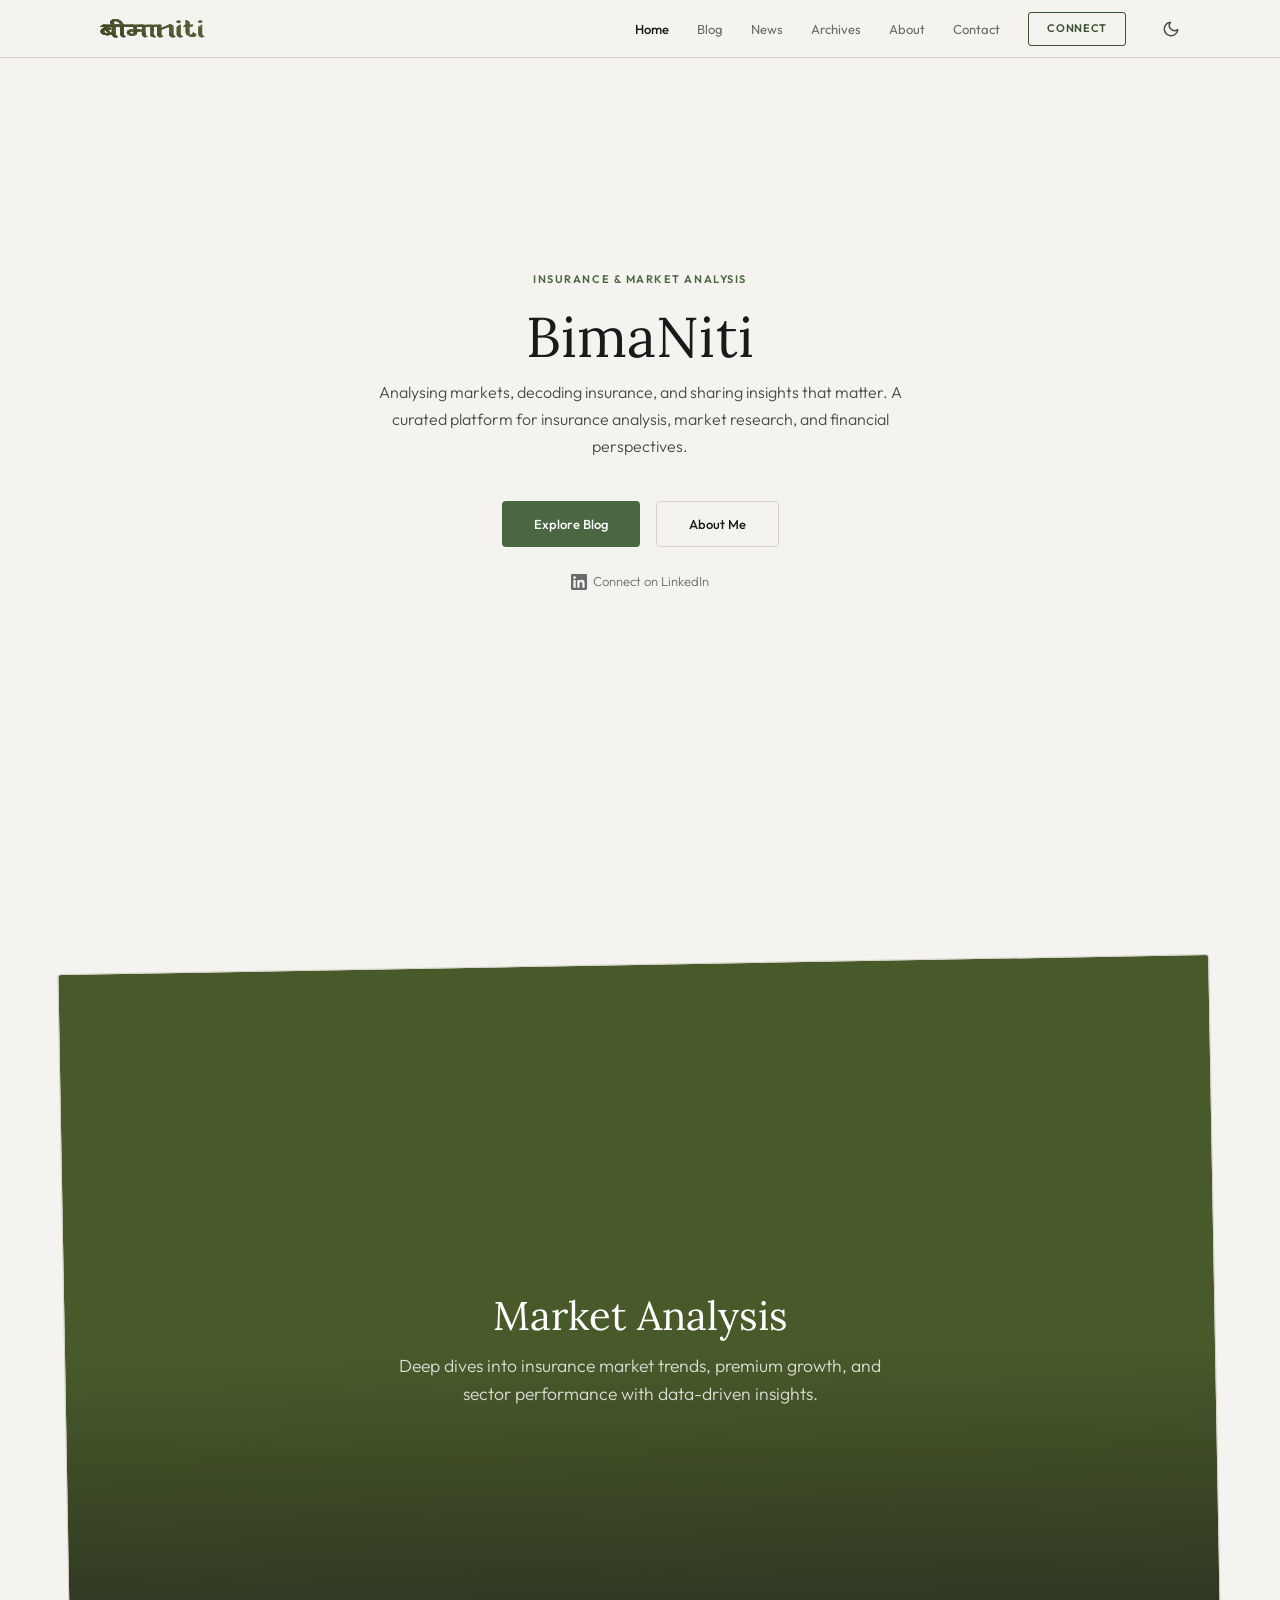
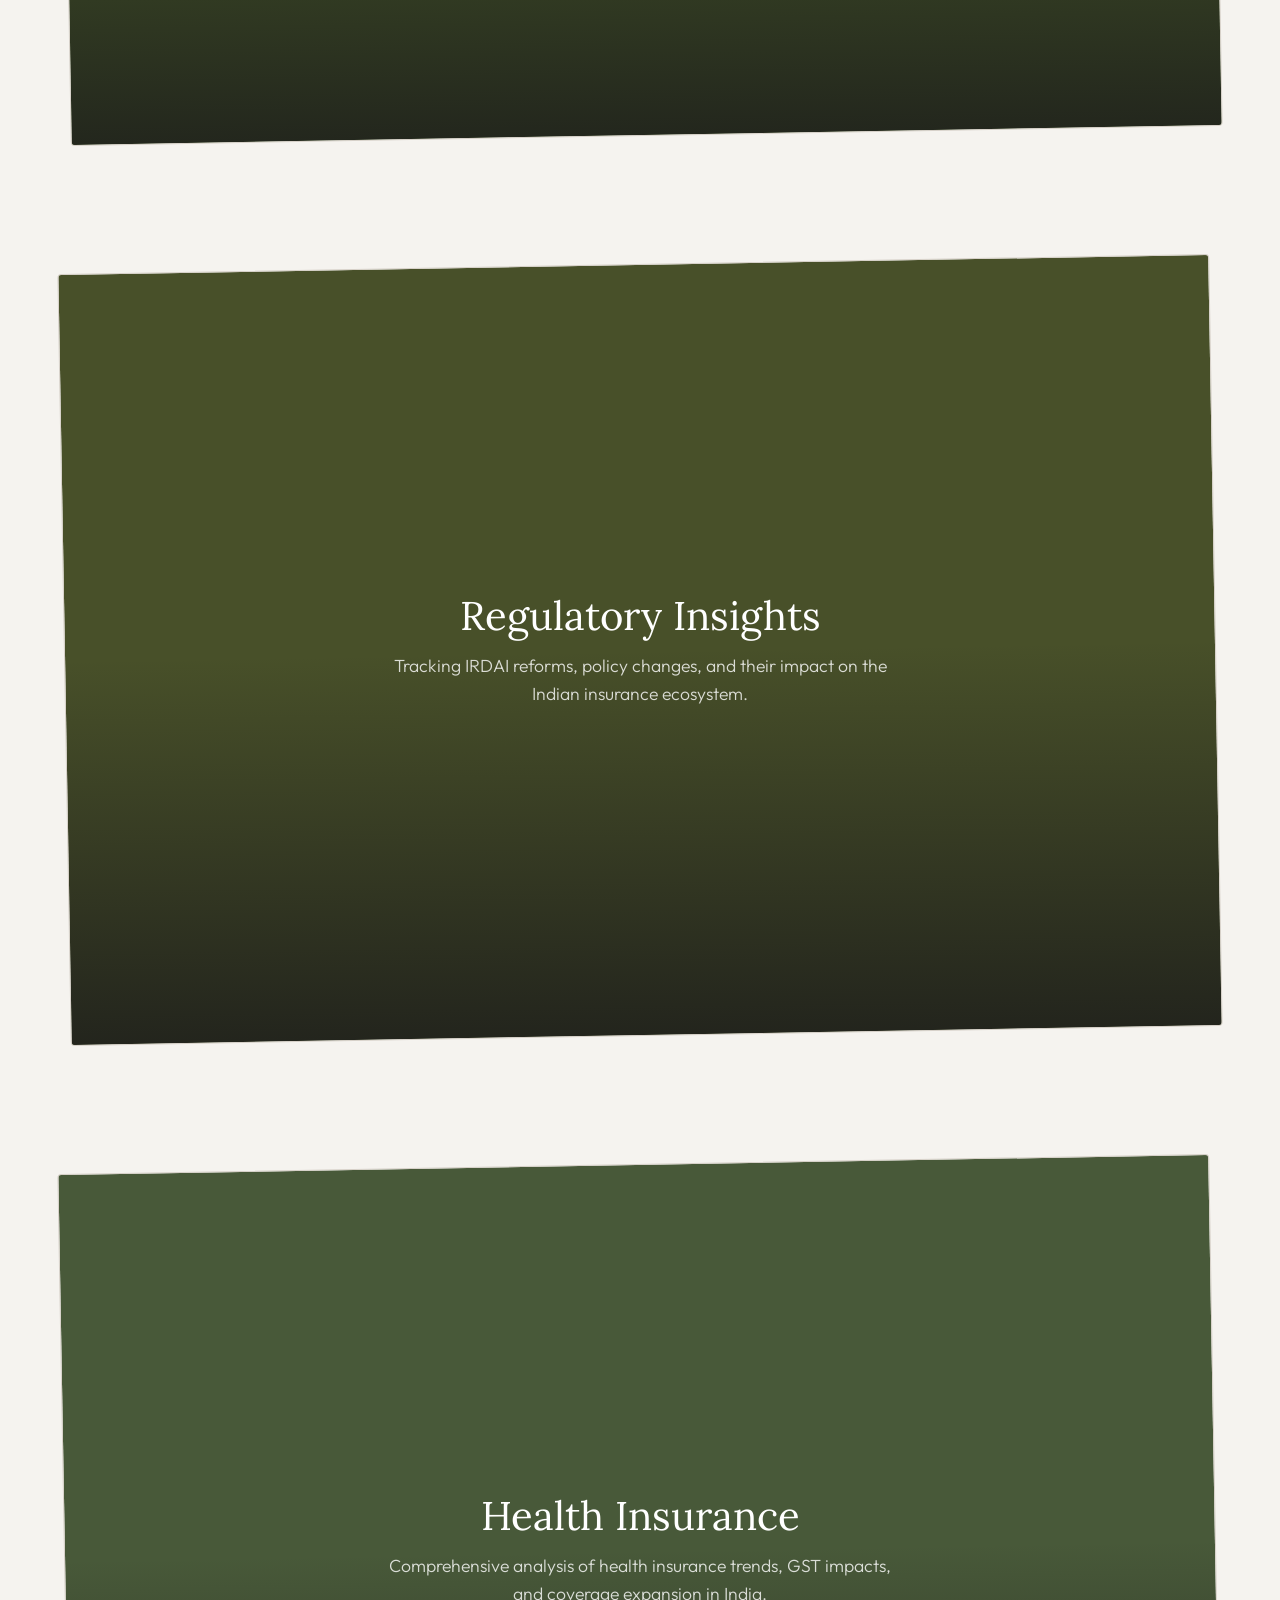
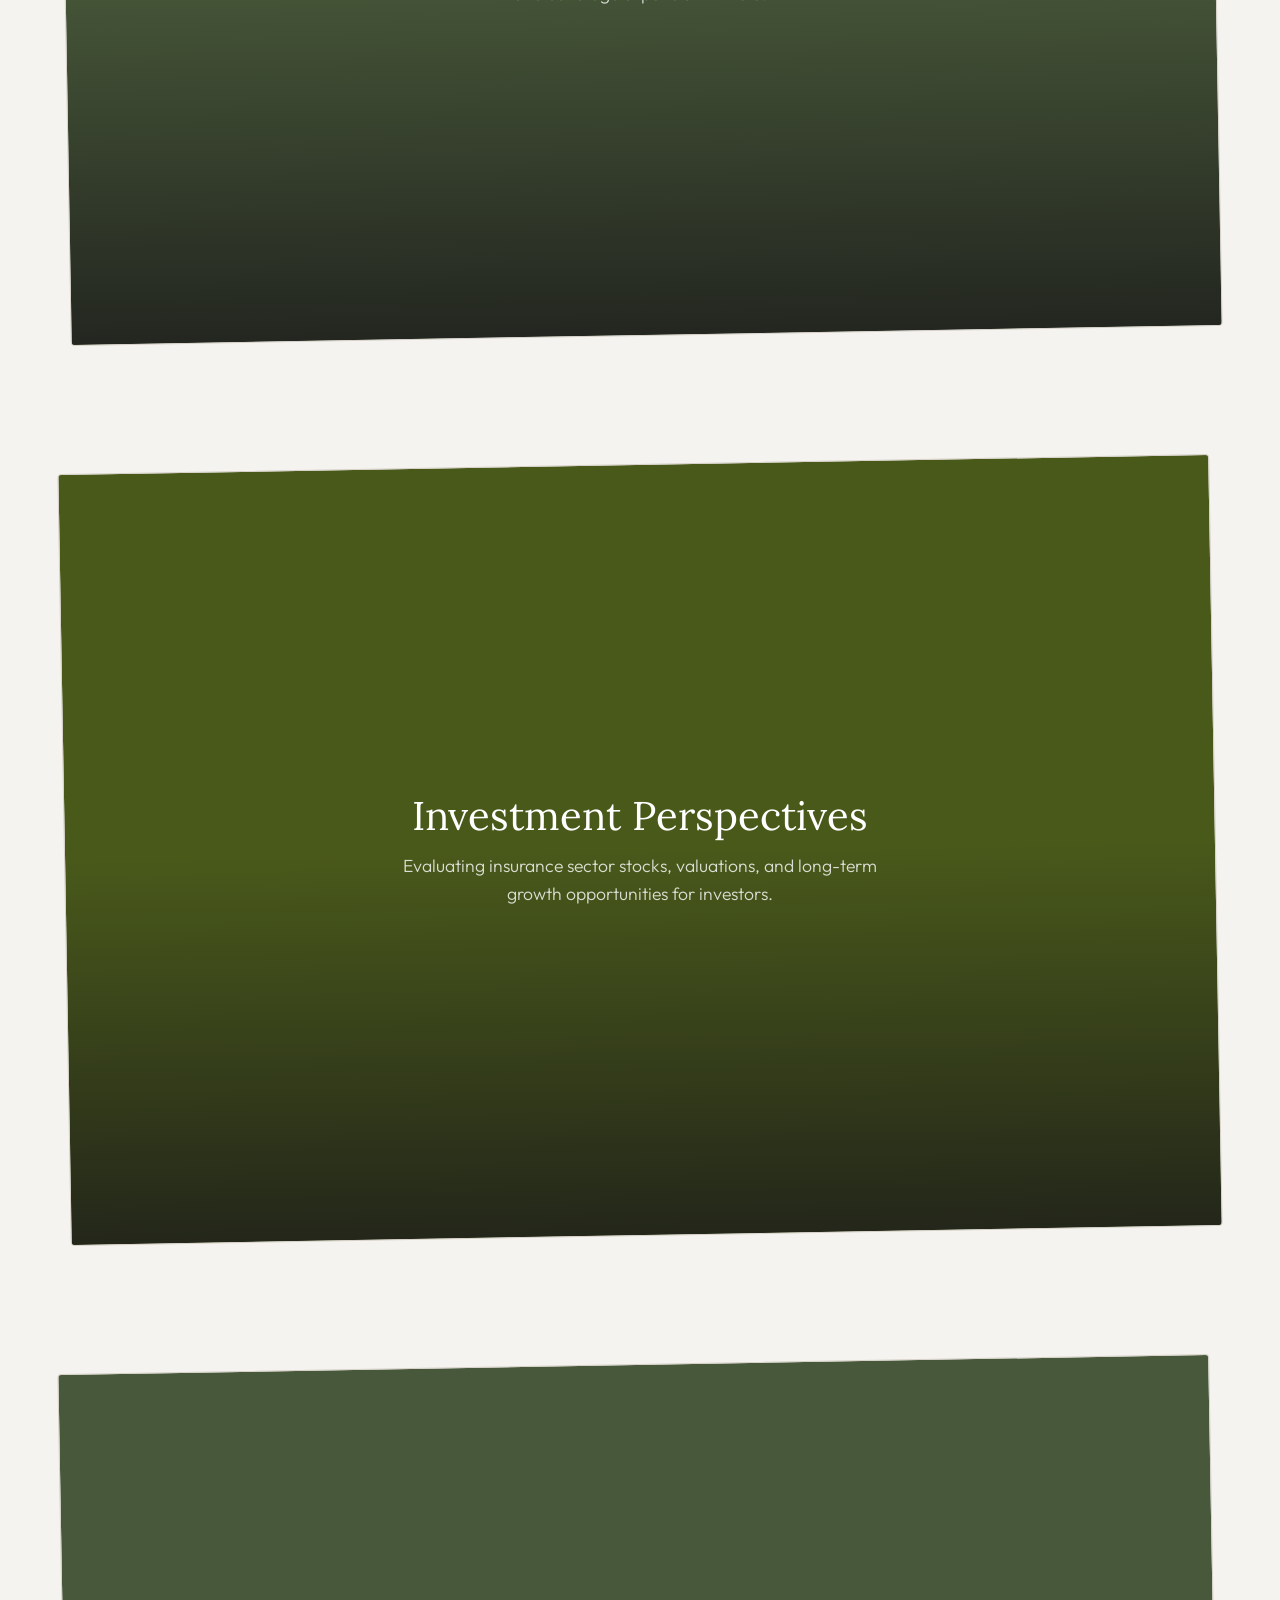
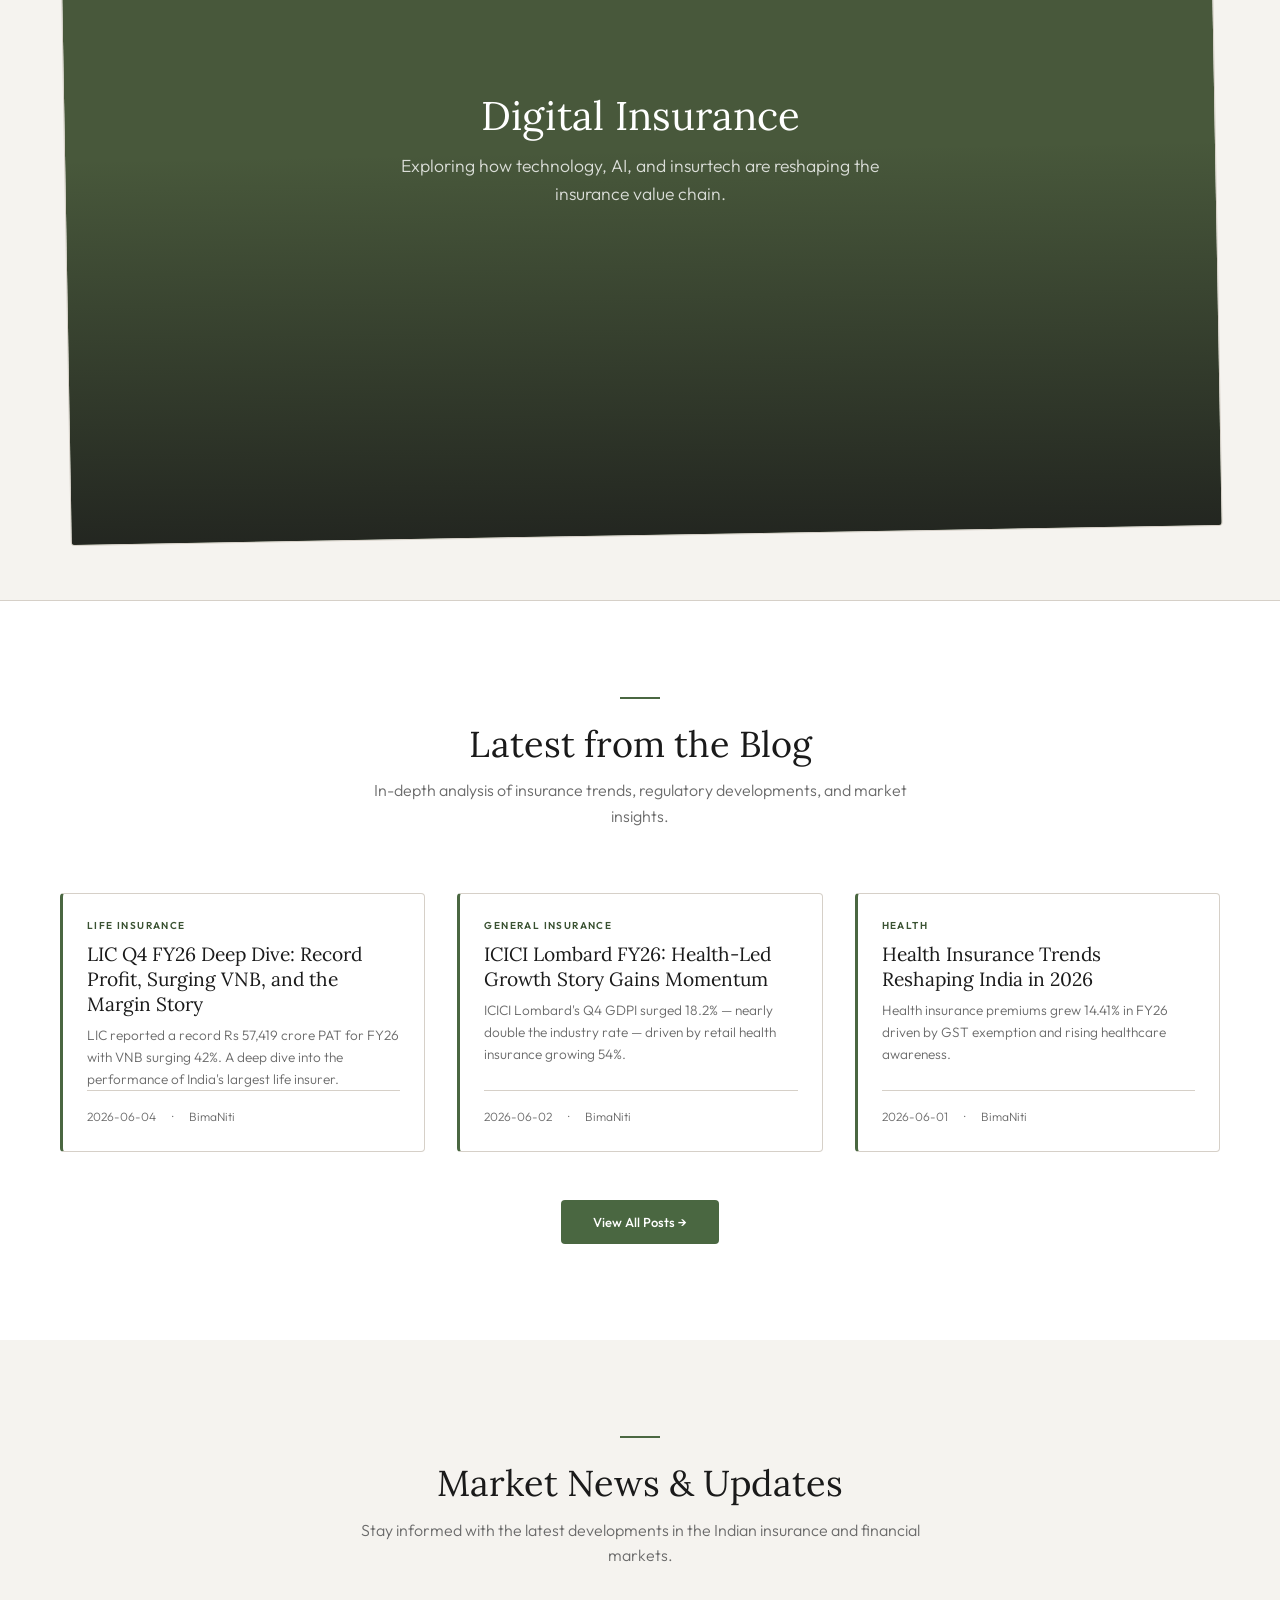
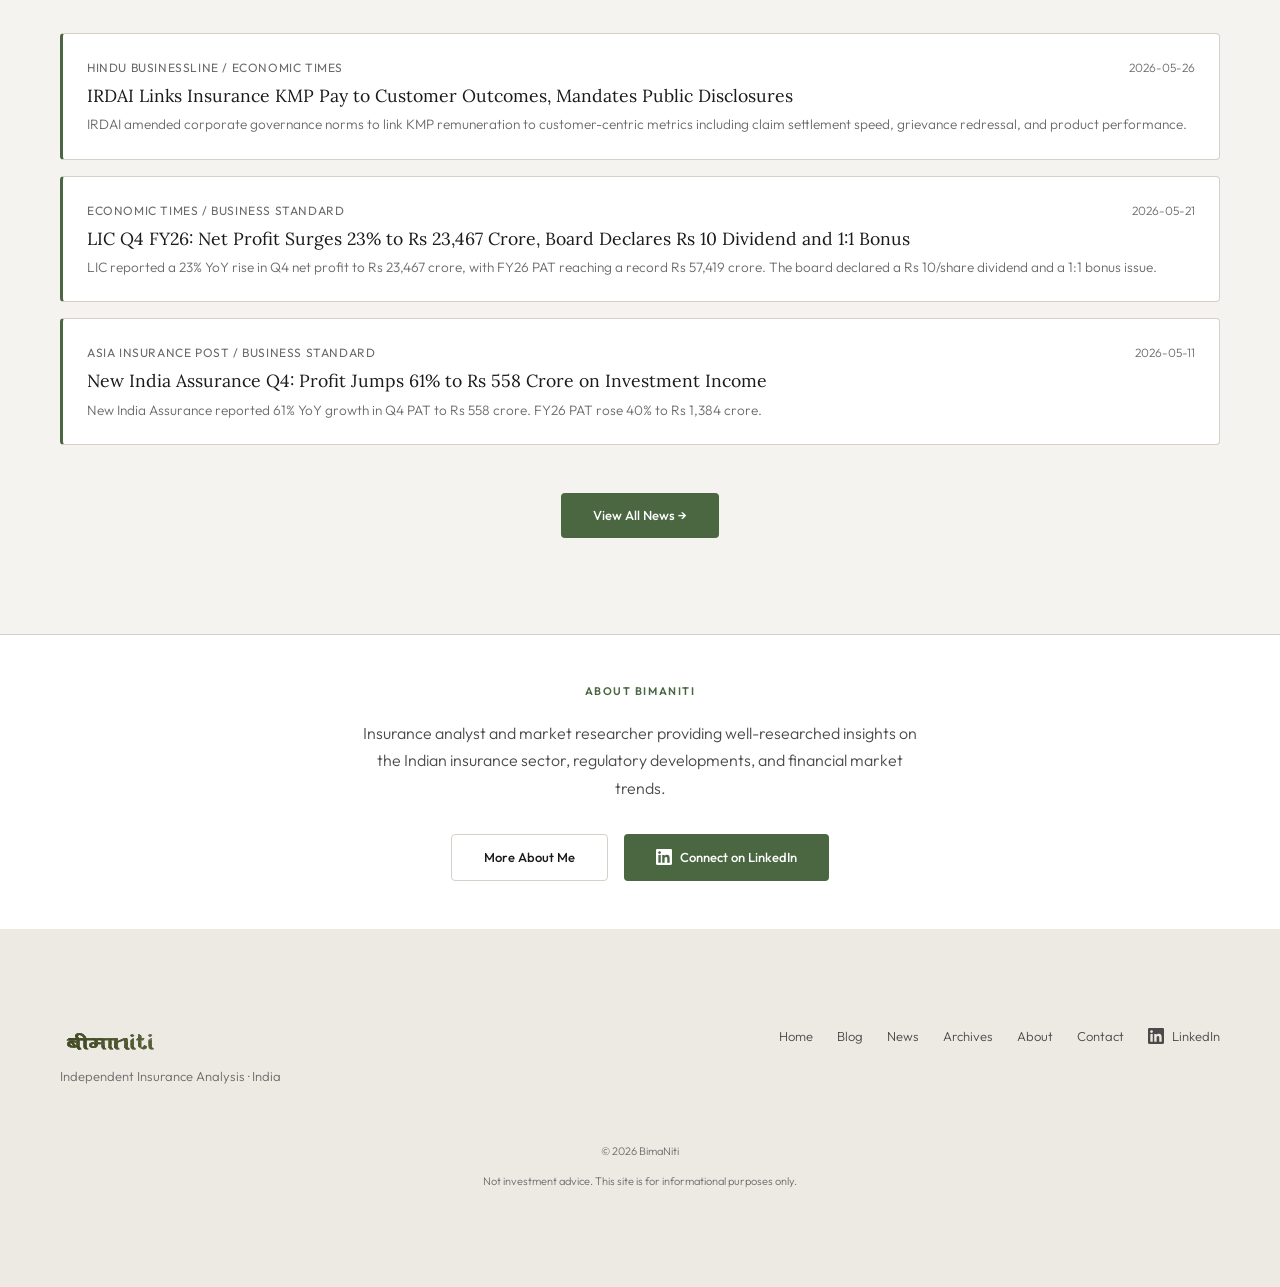
<file: index.html>
<!DOCTYPE html>
<html lang="en">
<head>
    <meta charset="UTF-8">
    <meta name="viewport" content="width=device-width, initial-scale=1.0">
    <title>BimaNiti — Insurance & Market Insights</title>
    <meta name="description" content="Analysing markets, decoding insurance, and sharing insights that matter. A curated platform for insurance analysis, market research, and financial perspectives.">
    <meta name="keywords" content="insurance, market analysis, Indian insurance, IRDAI, financial insights, BimaNiti">
    <meta name="robots" content="index, follow">
    <meta property="og:title" content="BimaNiti — Insurance & Market Insights">
    <meta property="og:description" content="Analysing markets, decoding insurance, and sharing insights that matter.">
    <meta property="og:type" content="website">
    <meta property="og:url" content="https://iamkprasad.github.io">
    <link rel="stylesheet" href="style.css">
    <link rel="preconnect" href="https://fonts.googleapis.com">
    <link rel="preconnect" href="https://fonts.gstatic.com" crossorigin>
    <link href="https://fonts.googleapis.com/css2?family=Lora:ital,wght@0,400;0,500;1,400&family=Outfit:wght@300;400;500;600&display=swap" rel="stylesheet">
    <link rel="icon" type="image/svg+xml" href="logo.svg">
</head>
<body>
    <nav class="navbar">
        <div class="nav-container">
            <a href="index.html" class="logo"><img src="logo.svg" alt="BimaNiti"></a>
            <div class="desktop-nav">
                <a href="index.html" class="nav-link active">Home</a>
                <a href="blog.html" class="nav-link">Blog</a>
                <a href="news.html" class="nav-link">News</a>
                <a href="archives.html" class="nav-link">Archives</a>
                <a href="about.html" class="nav-link">About</a>
                <a href="contact.html" class="nav-link">Contact</a>
                <a href="https://www.linkedin.com/in/prasadkulal/" target="_blank" class="nav-cta">Connect</a>
                <button class="theme-toggle" aria-label="Toggle dark mode">
                    <svg class="icon-moon" xmlns="http://www.w3.org/2000/svg" width="18" height="18" viewBox="0 0 24 24" fill="none" stroke="currentColor" stroke-width="2" stroke-linecap="round" stroke-linejoin="round"><path d="M21 12.79A9 9 0 1 1 11.21 3 7 7 0 0 0 21 12.79z"/></svg>
                    <svg class="icon-sun" xmlns="http://www.w3.org/2000/svg" width="18" height="18" viewBox="0 0 24 24" fill="none" stroke="currentColor" stroke-width="2" stroke-linecap="round" stroke-linejoin="round"><circle cx="12" cy="12" r="5"/><line x1="12" y1="1" x2="12" y2="3"/><line x1="12" y1="21" x2="12" y2="23"/><line x1="4.22" y1="4.22" x2="5.64" y2="5.64"/><line x1="18.36" y1="18.36" x2="19.78" y2="19.78"/><line x1="1" y1="12" x2="3" y2="12"/><line x1="21" y1="12" x2="23" y2="12"/><line x1="4.22" y1="19.78" x2="5.64" y2="18.36"/><line x1="18.36" y1="5.64" x2="19.78" y2="4.22"/></svg>
                </button>
            </div>
            <button class="mobile-menu-btn" aria-label="Toggle menu">
                <svg xmlns="http://www.w3.org/2000/svg" width="24" height="24" viewBox="0 0 24 24" fill="none" stroke="currentColor" stroke-width="2" stroke-linecap="round" stroke-linejoin="round" class="menu-icon"><line x1="4" x2="20" y1="12" y2="12"/><line x1="4" x2="20" y1="6" y2="6"/><line x1="4" x2="20" y1="18" y2="18"/></svg>
                <svg xmlns="http://www.w3.org/2000/svg" width="24" height="24" viewBox="0 0 24 24" fill="none" stroke="currentColor" stroke-width="2" stroke-linecap="round" stroke-linejoin="round" class="close-icon hidden"><path d="M18 6 6 18"/><path d="m6 6 12 12"/></svg>
            </button>
        </div>
        <div class="mobile-nav">
            <div class="mobile-nav-content">
                <a href="index.html" class="mobile-nav-link active">Home</a>
                <a href="blog.html" class="mobile-nav-link">Blog</a>
                <a href="news.html" class="mobile-nav-link">News</a>
                <a href="archives.html" class="mobile-nav-link">Archives</a>
                <a href="about.html" class="mobile-nav-link">About</a>
                <a href="contact.html" class="mobile-nav-link">Contact</a>
                <a href="https://www.linkedin.com/in/prasadkulal/" target="_blank" class="mobile-nav-link" style="color:var(--accent);">LinkedIn →</a>
            </div>
        </div>
    </nav>

    <main>
        <section class="hero">
            <div class="hero-content">
                <div class="hero-eyebrow fade-in">Insurance &amp; Market Analysis</div>
                <h1 class="hero-title fade-in-up" style="animation-delay: 0.2s">BimaNiti</h1>
                <p class="hero-desc fade-in" style="animation-delay: 0.4s">
                    Analysing markets, decoding insurance, and sharing insights that matter.
                    A curated platform for insurance analysis, market research, and financial perspectives.
                </p>
                <div class="hero-actions fade-in-up" style="animation-delay: 0.6s">
                    <a href="blog.html" class="btn-primary">Explore Blog</a>
                    <a href="about.html" class="btn-outline">About Me</a>
                </div>
                <a href="https://www.linkedin.com/in/prasadkulal/" target="_blank" class="hero-linkedin-cta">
                    <svg xmlns="http://www.w3.org/2000/svg" width="16" height="16" viewBox="0 0 24 24" fill="currentColor"><path d="M20.447 20.452h-3.554v-5.569c0-1.328-.027-3.037-1.852-3.037-1.853 0-2.136 1.445-2.136 2.939v5.667H9.351V9h3.414v1.561h.046c.477-.9 1.637-1.85 3.37-1.85 3.601 0 4.267 2.37 4.267 5.455v6.286zM5.337 7.433c-1.144 0-2.063-.926-2.063-2.065 0-1.138.92-2.063 2.063-2.063 1.14 0 2.064.925 2.064 2.063 0 1.139-.925 2.065-2.064 2.065zm1.782 13.019H3.555V9h3.564v11.452zM22.225 0H1.771C.792 0 0 .774 0 1.729v20.542C0 23.227.792 24 1.771 24h20.451C23.2 24 24 23.227 24 22.271V1.729C24 .774 23.2 0 22.222 0h.003z"/></svg>
                    Connect on LinkedIn
                </a>
            </div>
        </section>

        <section class="stacking-section" id="stacking-container">
        </section>

        <section class="section-white py-24 px-6">
            <div class="max-w-5xl mx-auto">
                <div class="text-center mb-16">
                    <div class="divider"></div>
                    <h2 class="section-title">Latest from the Blog</h2>
                    <p class="section-desc">In-depth analysis of insurance trends, regulatory developments, and market insights.</p>
                </div>
                <div class="grid-3" id="featured-posts">
                </div>
                <div class="text-center mt-12">
                    <a href="blog.html" class="btn-primary">View All Posts →</a>
                </div>
            </div>
        </section>

        <section style="background: var(--bg-primary); padding: 6rem 1.5rem;">
            <div class="max-w-5xl mx-auto">
                <div class="text-center mb-16">
                    <div class="divider"></div>
                    <h2 class="section-title">Market News &amp; Updates</h2>
                    <p class="section-desc">Stay informed with the latest developments in the Indian insurance and financial markets.</p>
                </div>
                <div class="space-y-4" id="latest-news">
                </div>
                <div class="text-center mt-12">
                    <a href="news.html" class="btn-primary">View All News →</a>
                </div>
            </div>
        </section>

        <section class="focus-section">
            <div class="max-w-4xl mx-auto text-center">
                <div style="font-family: var(--font-body); font-size: 11px; font-weight: 600; text-transform: uppercase; letter-spacing: 0.14em; color: var(--accent); margin-bottom: 20px;">About BimaNiti</div>
                <p style="color: var(--text-secondary); max-width: 36rem; margin: 0 auto 2rem; line-height: 1.7; font-weight: 300; font-size: 1rem;">
                    Insurance analyst and market researcher providing well-researched insights on the Indian insurance sector,
                    regulatory developments, and financial market trends.
                </p>
                <div style="display: flex; gap: 1rem; justify-content: center; flex-wrap: wrap;">
                    <a href="about.html" class="btn-outline">More About Me</a>
                    <a href="https://www.linkedin.com/in/prasadkulal/" target="_blank" class="btn-primary">
                        <svg xmlns="http://www.w3.org/2000/svg" width="16" height="16" viewBox="0 0 24 24" fill="currentColor"><path d="M20.447 20.452h-3.554v-5.569c0-1.328-.027-3.037-1.852-3.037-1.853 0-2.136 1.445-2.136 2.939v5.667H9.351V9h3.414v1.561h.046c.477-.9 1.637-1.85 3.37-1.85 3.601 0 4.267 2.37 4.267 5.455v6.286zM5.337 7.433c-1.144 0-2.063-.926-2.063-2.065 0-1.138.92-2.063 2.063-2.063 1.14 0 2.064.925 2.064 2.063 0 1.139-.925 2.065-2.064 2.065zm1.782 13.019H3.555V9h3.564v11.452zM22.225 0H1.771C.792 0 0 .774 0 1.729v20.542C0 23.227.792 24 1.771 24h20.451C23.2 24 24 23.227 24 22.271V1.729C24 .774 23.2 0 22.222 0h.003z"/></svg>
                        Connect on LinkedIn
                    </a>
                </div>
            </div>
        </section>
    </main>

    <footer class="footer py-24 px-6">
        <div class="max-w-5xl mx-auto">
            <div class="footer-content">
                <div>
                    <img src="logo.svg" alt="BimaNiti" class="footer-brand">
                    <p class="footer-desc">Independent Insurance Analysis · India</p>
                </div>
                <div class="footer-links">
                    <a href="index.html" class="footer-link">Home</a>
                    <a href="blog.html" class="footer-link">Blog</a>
                    <a href="news.html" class="footer-link">News</a>
                    <a href="archives.html" class="footer-link">Archives</a>
                    <a href="about.html" class="footer-link">About</a>
                    <a href="contact.html" class="footer-link">Contact</a>
                    <a href="https://www.linkedin.com/in/prasadkulal/" target="_blank" class="footer-social">
                        <svg xmlns="http://www.w3.org/2000/svg" width="16" height="16" viewBox="0 0 24 24" fill="currentColor"><path d="M20.447 20.452h-3.554v-5.569c0-1.328-.027-3.037-1.852-3.037-1.853 0-2.136 1.445-2.136 2.939v5.667H9.351V9h3.414v1.561h.046c.477-.9 1.637-1.85 3.37-1.85 3.601 0 4.267 2.37 4.267 5.455v6.286zM5.337 7.433c-1.144 0-2.063-.926-2.063-2.065 0-1.138.92-2.063 2.063-2.063 1.14 0 2.064.925 2.064 2.063 0 1.139-.925 2.065-2.064 2.065zm1.782 13.019H3.555V9h3.564v11.452zM22.225 0H1.771C.792 0 0 .774 0 1.729v20.542C0 23.227.792 24 1.771 24h20.451C23.2 24 24 23.227 24 22.271V1.729C24 .774 23.2 0 22.222 0h.003z"/></svg>
                        LinkedIn
                    </a>
                </div>
            </div>
            <p class="footer-copyright">© <span id="currentYear"></span> BimaNiti</p>
            <p class="footer-disclaimer">Not investment advice. This site is for informational purposes only.</p>
        </div>
    </footer>

    <script src="script.js" defer></script>
</body>
</html>
</file>
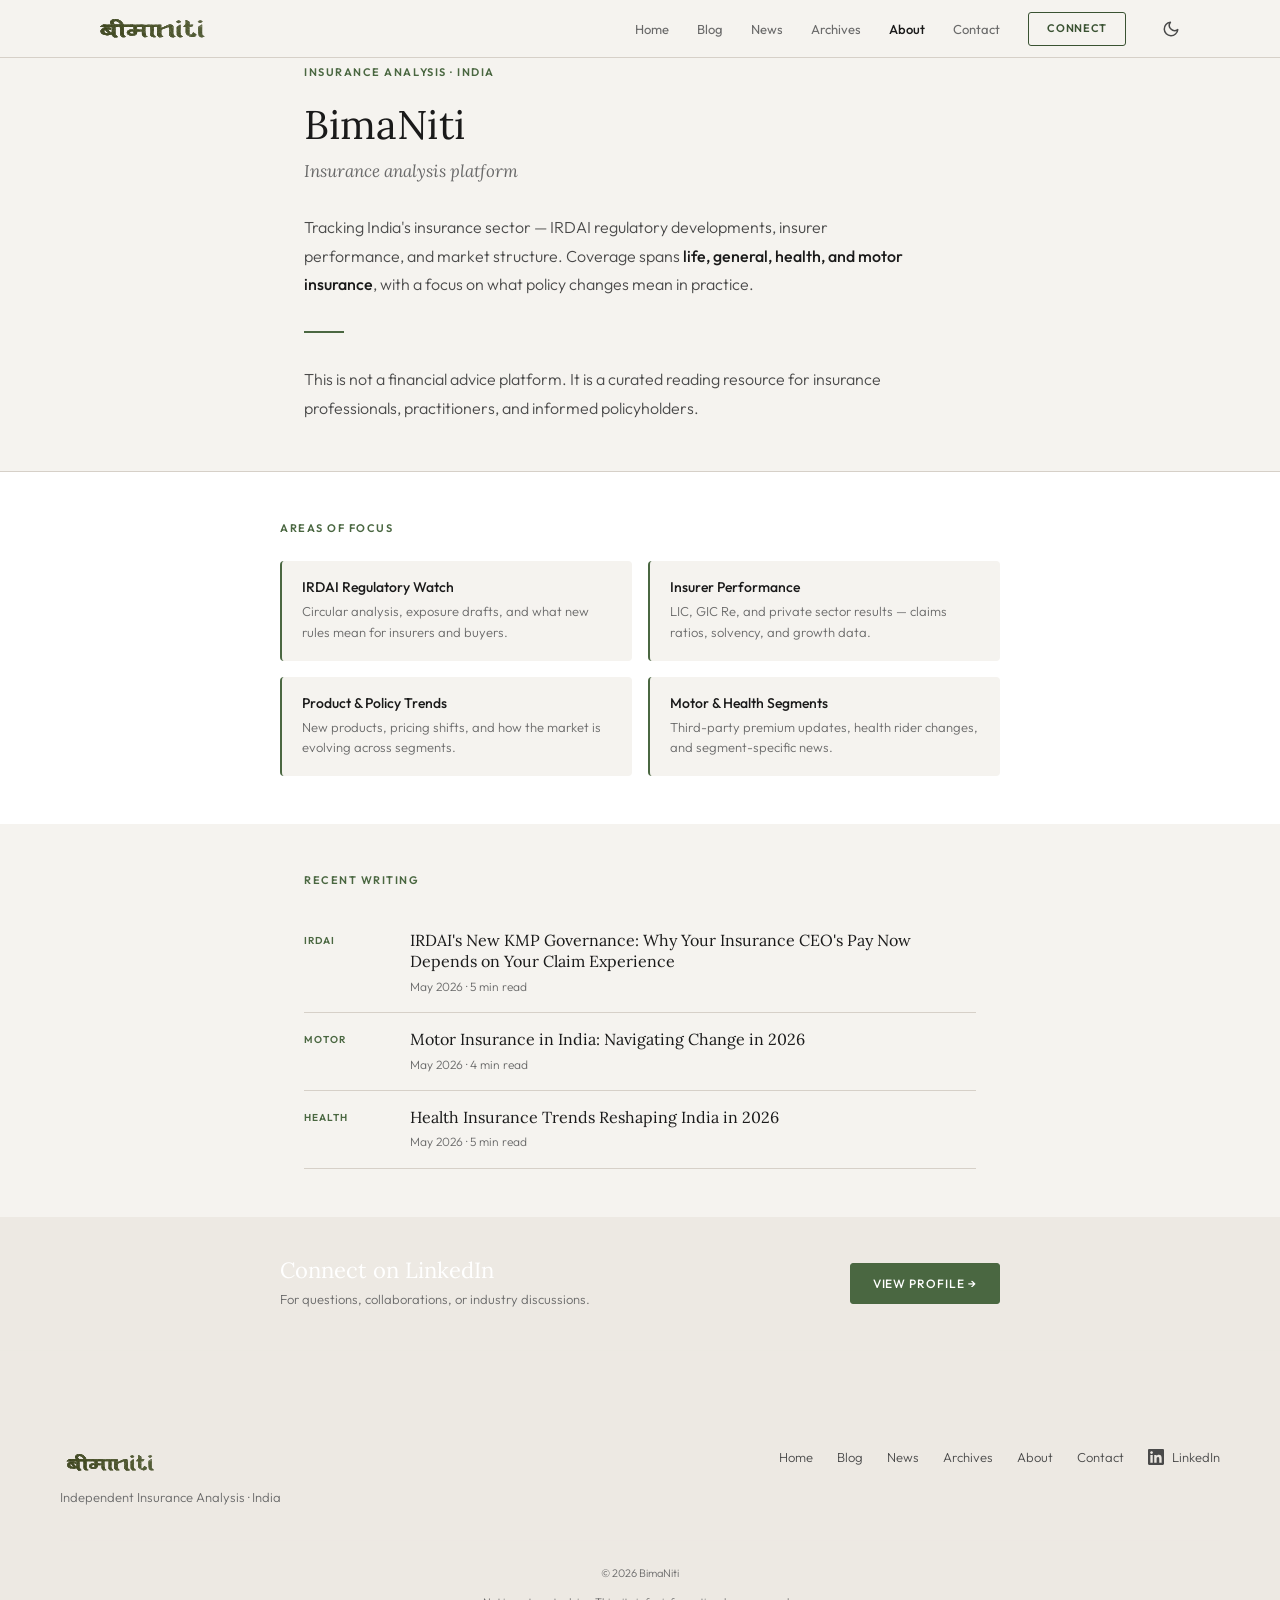
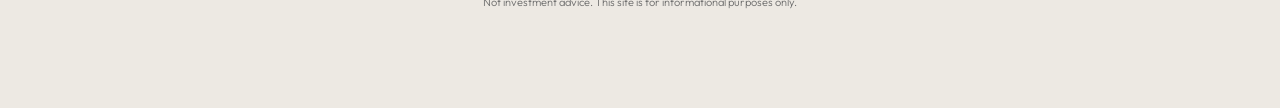
<file: about.html>
<!DOCTYPE html>
<html lang="en">
<head>
    <meta charset="UTF-8">
    <meta name="viewport" content="width=device-width, initial-scale=1.0">
    <title>About — BimaNiti | Insurance Analysis</title>
    <meta name="description" content="Learn about BimaNiti — independent insurance analysis platform tracking IRDAI regulatory developments, insurer performance, and market structure in India.">
    <meta property="og:title" content="About — BimaNiti">
    <meta property="og:description" content="Independent insurance analyst tracking IRDAI regulatory developments, insurer performance, and market structure in India.">
    <meta property="og:type" content="website">
    <link rel="stylesheet" href="style.css">
    <link rel="preconnect" href="https://fonts.googleapis.com">
    <link rel="preconnect" href="https://fonts.gstatic.com" crossorigin>
    <link href="https://fonts.googleapis.com/css2?family=Lora:ital,wght@0,400;0,500;1,400&family=Outfit:wght@300;400;500;600&display=swap" rel="stylesheet">
    <link rel="icon" type="image/svg+xml" href="logo.svg">
</head>
<body>
    <nav class="navbar">
        <div class="nav-container">
            <a href="index.html" class="logo"><img src="logo.svg" alt="BimaNiti"></a>
            <div class="desktop-nav">
                <a href="index.html" class="nav-link">Home</a>
                <a href="blog.html" class="nav-link">Blog</a>
                <a href="news.html" class="nav-link">News</a>
                <a href="archives.html" class="nav-link">Archives</a>
                <a href="about.html" class="nav-link active">About</a>
                <a href="contact.html" class="nav-link">Contact</a>
                <a href="https://www.linkedin.com/in/prasadkulal/" target="_blank" class="nav-cta">Connect</a>
                <button class="theme-toggle" aria-label="Toggle dark mode">
                    <svg class="icon-moon" xmlns="http://www.w3.org/2000/svg" width="18" height="18" viewBox="0 0 24 24" fill="none" stroke="currentColor" stroke-width="2" stroke-linecap="round" stroke-linejoin="round"><path d="M21 12.79A9 9 0 1 1 11.21 3 7 7 0 0 0 21 12.79z"/></svg>
                    <svg class="icon-sun" xmlns="http://www.w3.org/2000/svg" width="18" height="18" viewBox="0 0 24 24" fill="none" stroke="currentColor" stroke-width="2" stroke-linecap="round" stroke-linejoin="round"><circle cx="12" cy="12" r="5"/><line x1="12" y1="1" x2="12" y2="3"/><line x1="12" y1="21" x2="12" y2="23"/><line x1="4.22" y1="4.22" x2="5.64" y2="5.64"/><line x1="18.36" y1="18.36" x2="19.78" y2="19.78"/><line x1="1" y1="12" x2="3" y2="12"/><line x1="21" y1="12" x2="23" y2="12"/><line x1="4.22" y1="19.78" x2="5.64" y2="18.36"/><line x1="18.36" y1="5.64" x2="19.78" y2="4.22"/></svg>
                </button>
            </div>
            <button class="mobile-menu-btn" aria-label="Toggle menu">
                <svg xmlns="http://www.w3.org/2000/svg" width="24" height="24" viewBox="0 0 24 24" fill="none" stroke="currentColor" stroke-width="2" stroke-linecap="round" stroke-linejoin="round" class="menu-icon"><line x1="4" x2="20" y1="12" y2="12"/><line x1="4" x2="20" y1="6" y2="6"/><line x1="4" x2="20" y1="18" y2="18"/></svg>
                <svg xmlns="http://www.w3.org/2000/svg" width="24" height="24" viewBox="0 0 24 24" fill="none" stroke="currentColor" stroke-width="2" stroke-linecap="round" stroke-linejoin="round" class="close-icon hidden"><path d="M18 6 6 18"/><path d="m6 6 12 12"/></svg>
            </button>
        </div>
        <div class="mobile-nav">
            <div class="mobile-nav-content">
                <a href="index.html" class="mobile-nav-link">Home</a>
                <a href="blog.html" class="mobile-nav-link">Blog</a>
                <a href="news.html" class="mobile-nav-link">News</a>
                <a href="archives.html" class="mobile-nav-link">Archives</a>
                <a href="about.html" class="mobile-nav-link active">About</a>
                <a href="contact.html" class="mobile-nav-link">Contact</a>
                <a href="https://www.linkedin.com/in/prasadkulal/" target="_blank" class="mobile-nav-link" style="color:var(--accent);">LinkedIn →</a>
            </div>
        </div>
    </nav>

    <main>
        <div class="page-header">
            <div class="page-eyebrow">Insurance Analysis · India</div>
            <h1 class="page-name">BimaNiti</h1>
            <div class="page-role">Insurance analysis platform</div>
            <div class="page-bio">
                Tracking India's insurance sector — IRDAI regulatory developments, insurer performance, and market structure. Coverage spans <strong>life, general, health, and motor insurance</strong>, with a focus on what policy changes mean in practice.
            </div>
            <div class="divider-line"></div>
            <div class="page-bio">This is not a financial advice platform. It is a curated reading resource for insurance professionals, practitioners, and informed policyholders.</div>
        </div>

        <div class="focus-section">
            <div class="section-inner" style="max-width: 720px; margin: 0 auto;">
                <div class="section-label">Areas of focus</div>
                <div class="focus-grid">
                    <div class="focus-card">
                        <h4>IRDAI Regulatory Watch</h4>
                        <p>Circular analysis, exposure drafts, and what new rules mean for insurers and buyers.</p>
                    </div>
                    <div class="focus-card">
                        <h4>Insurer Performance</h4>
                        <p>LIC, GIC Re, and private sector results — claims ratios, solvency, and growth data.</p>
                    </div>
                    <div class="focus-card">
                        <h4>Product &amp; Policy Trends</h4>
                        <p>New products, pricing shifts, and how the market is evolving across segments.</p>
                    </div>
                    <div class="focus-card">
                        <h4>Motor &amp; Health Segments</h4>
                        <p>Third-party premium updates, health rider changes, and segment-specific news.</p>
                    </div>
                </div>
            </div>
        </div>

        <div class="writing-section">
            <div class="section-label">Recent writing</div>
            <a href="post.html?id=BLG-012" class="post-row" style="display: flex; gap: 16px; align-items: flex-start; padding: 16px 0; border-bottom: 1px solid var(--border);">
                <div class="post-tag">IRDAI</div>
                <div class="post-info">
                    <div class="post-title">IRDAI's New KMP Governance: Why Your Insurance CEO's Pay Now Depends on Your Claim Experience</div>
                    <div class="post-meta">May 2026 · 5 min read</div>
                </div>
            </a>
            <a href="post.html?id=BLG-004" class="post-row" style="display: flex; gap: 16px; align-items: flex-start; padding: 16px 0; border-bottom: 1px solid var(--border);">
                <div class="post-tag">Motor</div>
                <div class="post-info">
                    <div class="post-title">Motor Insurance in India: Navigating Change in 2026</div>
                    <div class="post-meta">May 2026 · 4 min read</div>
                </div>
            </a>
            <a href="post.html?id=BLG-017" class="post-row" style="display: flex; gap: 16px; align-items: flex-start; padding: 16px 0; border-bottom: 1px solid var(--border);">
                <div class="post-tag">Health</div>
                <div class="post-info">
                    <div class="post-title">Health Insurance Trends Reshaping India in 2026</div>
                    <div class="post-meta">May 2026 · 5 min read</div>
                </div>
            </a>
        </div>

        <div class="connect-section">
            <div class="connect-inner">
                <div class="connect-text">
                    <h3>Connect on LinkedIn</h3>
                    <p>For questions, collaborations, or industry discussions.</p>
                </div>
                <a href="https://www.linkedin.com/in/prasadkulal/" target="_blank" class="connect-btn">View Profile →</a>
            </div>
        </div>
    </main>

    <footer class="footer py-24 px-6">
        <div class="max-w-5xl mx-auto">
            <div class="footer-content">
                <div>
                    <img src="logo.svg" alt="BimaNiti" class="footer-brand">
                    <p class="footer-desc">Independent Insurance Analysis · India</p>
                </div>
                <div class="footer-links">
                    <a href="index.html" class="footer-link">Home</a>
                    <a href="blog.html" class="footer-link">Blog</a>
                    <a href="news.html" class="footer-link">News</a>
                    <a href="archives.html" class="footer-link">Archives</a>
                    <a href="about.html" class="footer-link">About</a>
                    <a href="contact.html" class="footer-link">Contact</a>
                    <a href="https://www.linkedin.com/in/prasadkulal/" target="_blank" class="footer-social">
                        <svg xmlns="http://www.w3.org/2000/svg" width="16" height="16" viewBox="0 0 24 24" fill="currentColor"><path d="M20.447 20.452h-3.554v-5.569c0-1.328-.027-3.037-1.852-3.037-1.853 0-2.136 1.445-2.136 2.939v5.667H9.351V9h3.414v1.561h.046c.477-.9 1.637-1.85 3.37-1.85 3.601 0 4.267 2.37 4.267 5.455v6.286zM5.337 7.433c-1.144 0-2.063-.926-2.063-2.065 0-1.138.92-2.063 2.063-2.063 1.14 0 2.064.925 2.064 2.063 0 1.139-.925 2.065-2.064 2.065zm1.782 13.019H3.555V9h3.564v11.452zM22.225 0H1.771C.792 0 0 .774 0 1.729v20.542C0 23.227.792 24 1.771 24h20.451C23.2 24 24 23.227 24 22.271V1.729C24 .774 23.2 0 22.222 0h.003z"/></svg>
                        LinkedIn
                    </a>
                </div>
            </div>
            <p class="footer-copyright">© <span id="currentYear"></span> BimaNiti</p>
            <p class="footer-disclaimer">Not investment advice. This site is for informational purposes only.</p>
        </div>
    </footer>

    <script src="script.js" defer></script>
</body>
</html>
</file>
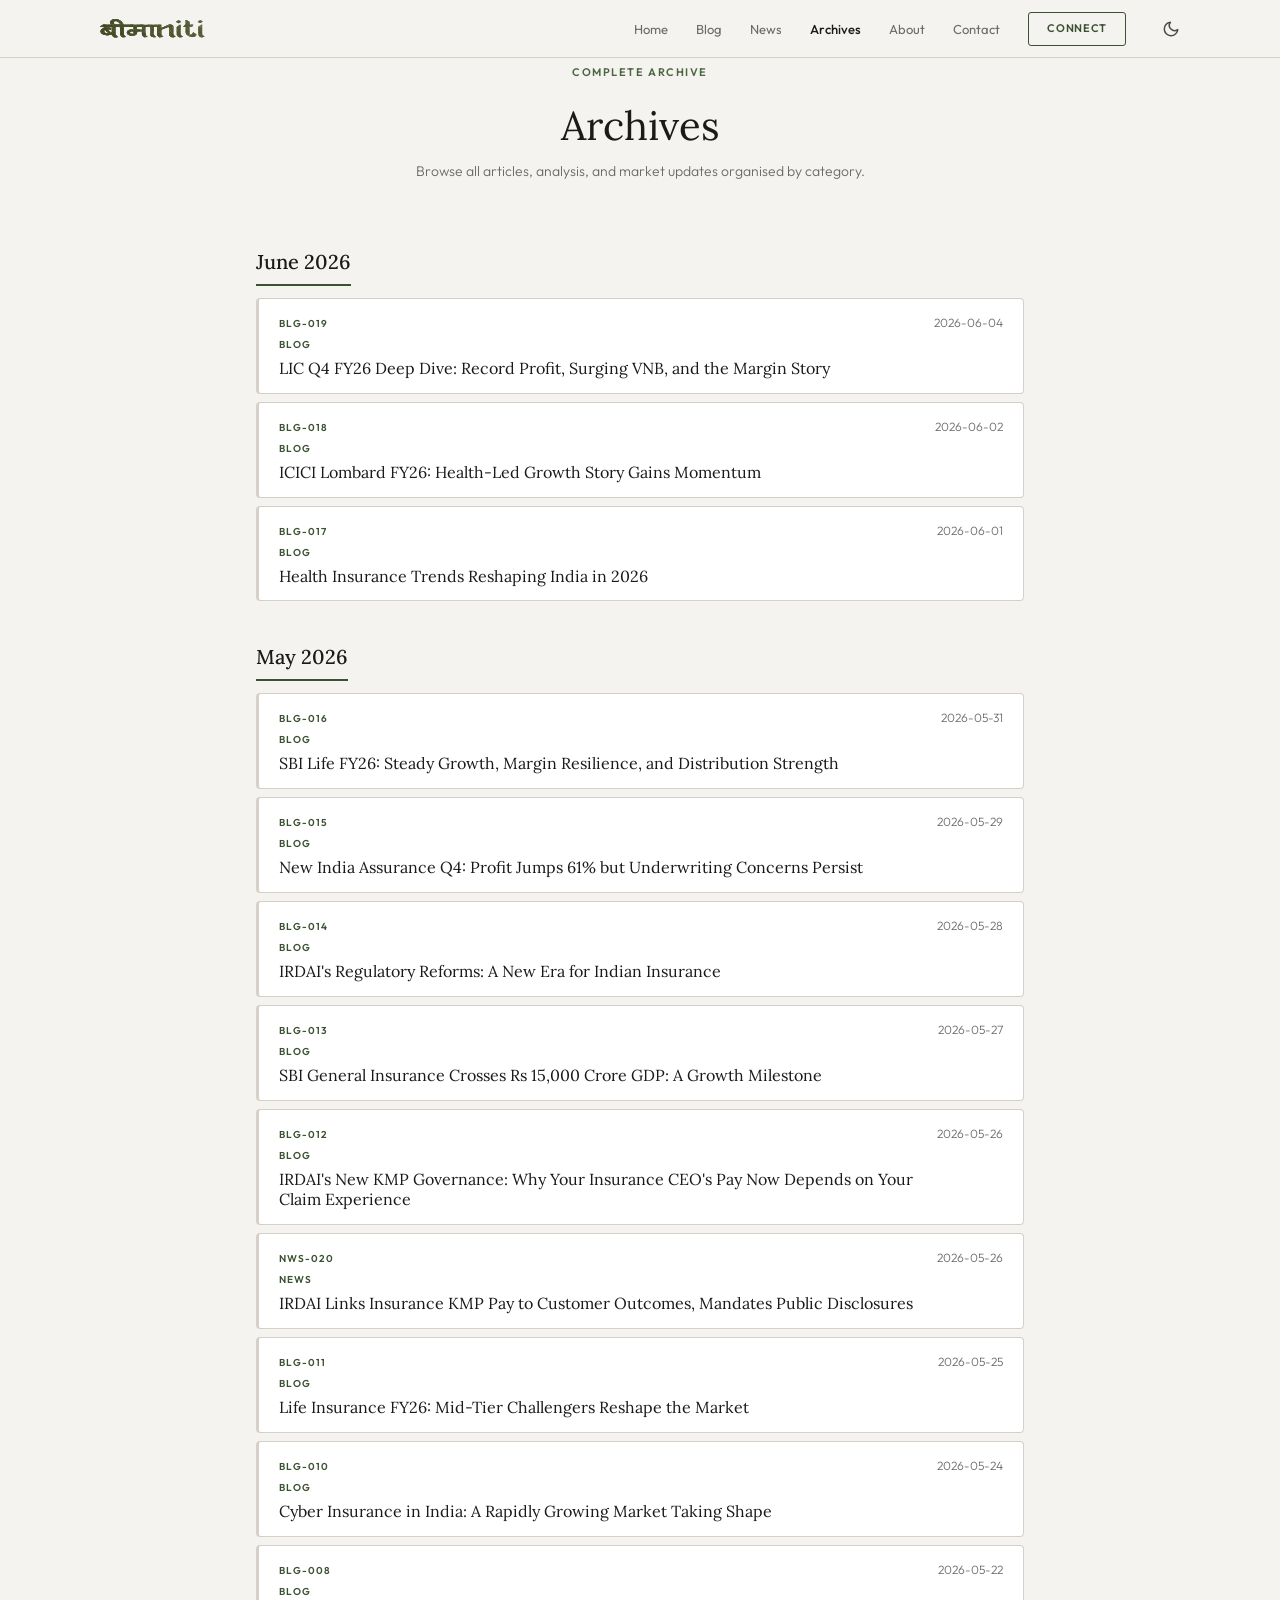
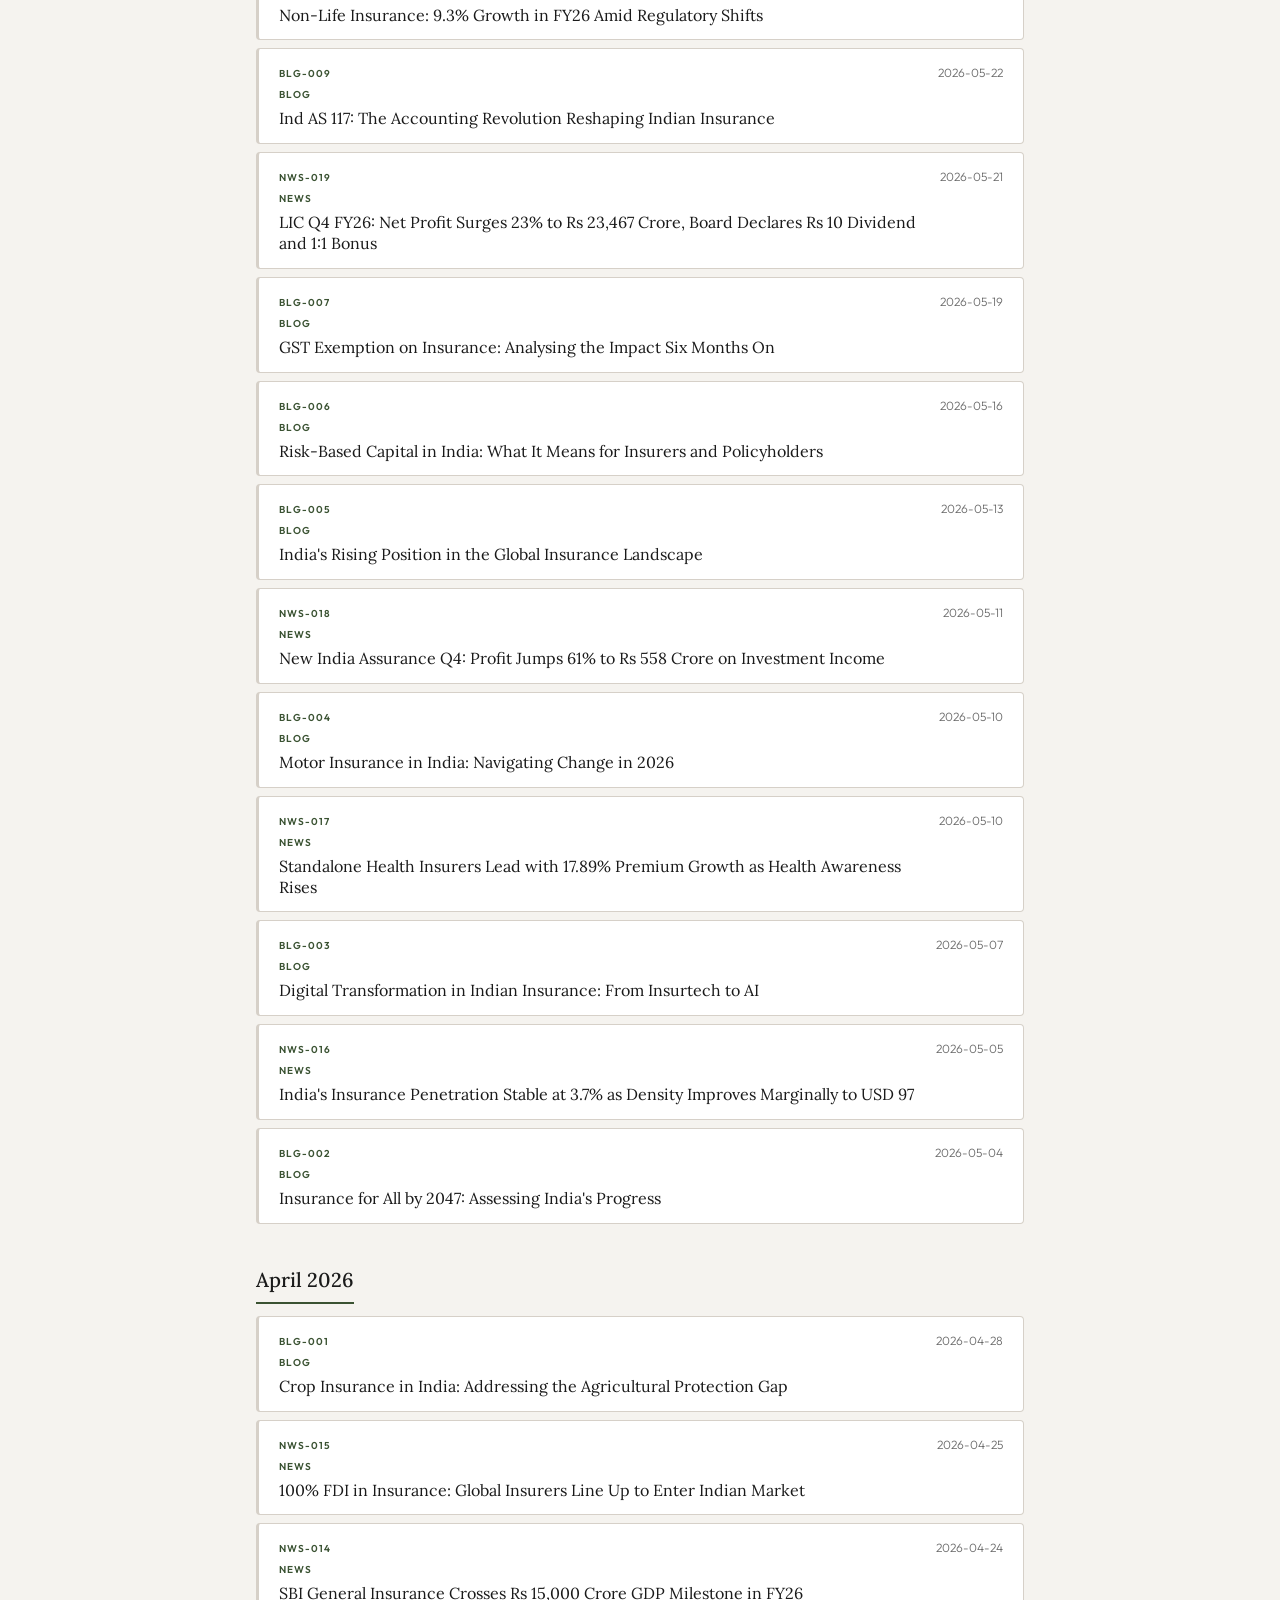
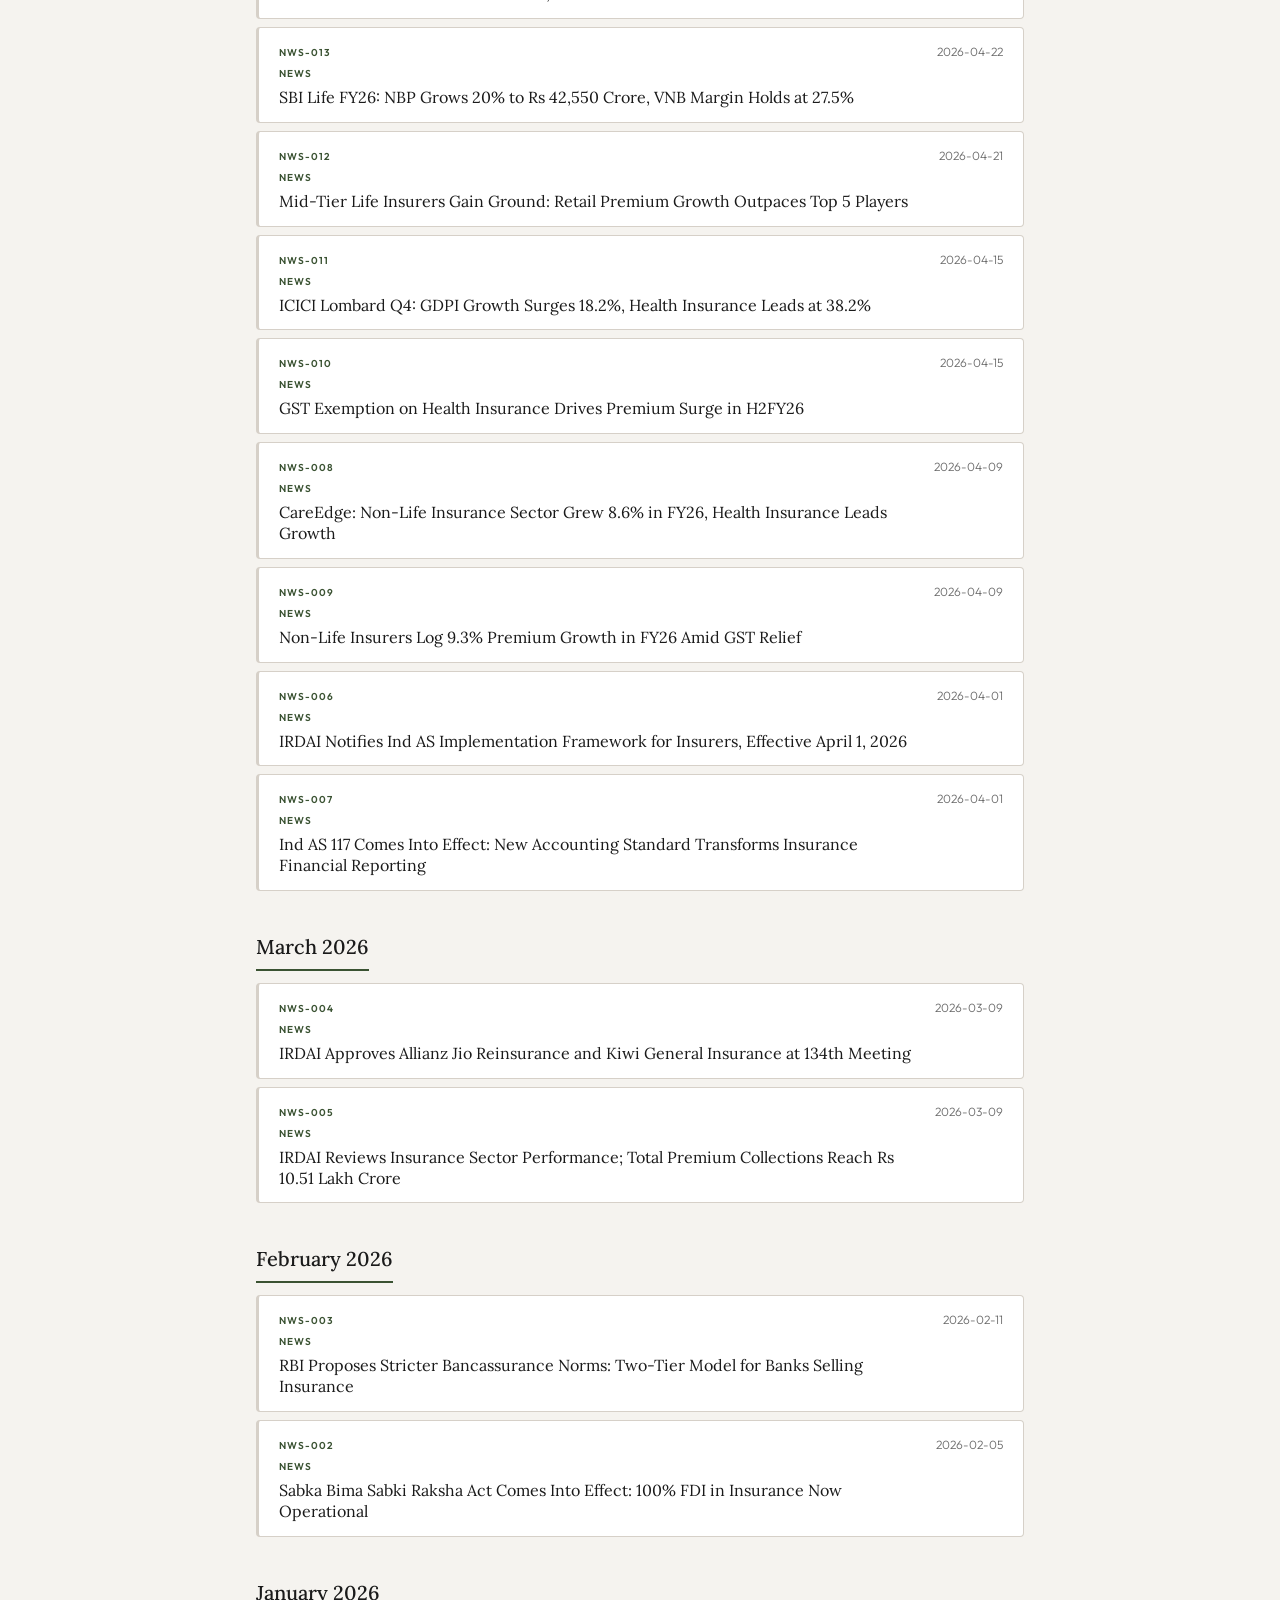
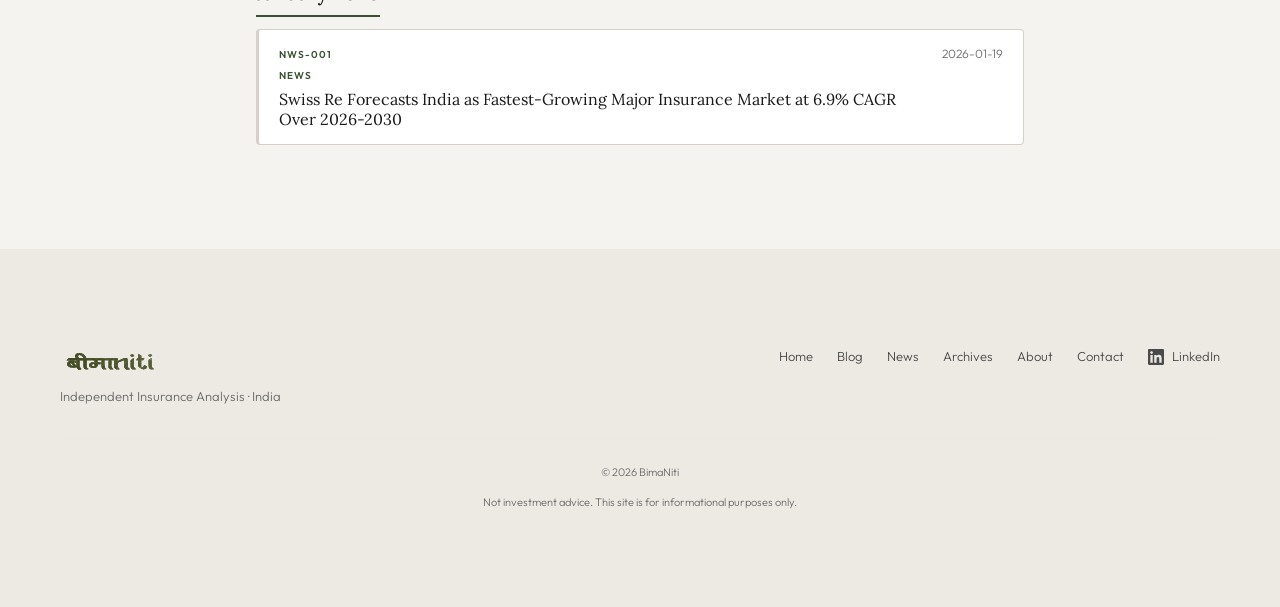
<file: archives.html>
<!DOCTYPE html>
<html lang="en">
<head>
    <meta charset="UTF-8">
    <meta name="viewport" content="width=device-width, initial-scale=1.0">
    <title>Archives — BimaNiti | Insurance & Market Insights</title>
    <meta name="description" content="Browse the complete archive of articles, analysis, and news on insurance and market insights by BimaNiti.">
    <meta property="og:title" content="Archives — BimaNiti | Insurance & Market Insights">
    <meta property="og:description" content="Complete archive of insurance and market insights articles.">
    <meta property="og:type" content="website">
    <link rel="stylesheet" href="style.css">
    <link rel="preconnect" href="https://fonts.googleapis.com">
    <link rel="preconnect" href="https://fonts.gstatic.com" crossorigin>
    <link href="https://fonts.googleapis.com/css2?family=Lora:ital,wght@0,400;0,500;1,400&family=Outfit:wght@300;400;500;600&display=swap" rel="stylesheet">
    <link rel="icon" type="image/svg+xml" href="logo.svg">
</head>
<body>
    <nav class="navbar">
        <div class="nav-container">
            <a href="index.html" class="logo"><img src="logo.svg" alt="BimaNiti"></a>
            <div class="desktop-nav">
                <a href="index.html" class="nav-link">Home</a>
                <a href="blog.html" class="nav-link">Blog</a>
                <a href="news.html" class="nav-link">News</a>
                <a href="archives.html" class="nav-link active">Archives</a>
                <a href="about.html" class="nav-link">About</a>
                <a href="contact.html" class="nav-link">Contact</a>
                <a href="https://www.linkedin.com/in/prasadkulal/" target="_blank" class="nav-cta">Connect</a>
                <button class="theme-toggle" aria-label="Toggle dark mode">
                    <svg class="icon-moon" xmlns="http://www.w3.org/2000/svg" width="18" height="18" viewBox="0 0 24 24" fill="none" stroke="currentColor" stroke-width="2" stroke-linecap="round" stroke-linejoin="round"><path d="M21 12.79A9 9 0 1 1 11.21 3 7 7 0 0 0 21 12.79z"/></svg>
                    <svg class="icon-sun" xmlns="http://www.w3.org/2000/svg" width="18" height="18" viewBox="0 0 24 24" fill="none" stroke="currentColor" stroke-width="2" stroke-linecap="round" stroke-linejoin="round"><circle cx="12" cy="12" r="5"/><line x1="12" y1="1" x2="12" y2="3"/><line x1="12" y1="21" x2="12" y2="23"/><line x1="4.22" y1="4.22" x2="5.64" y2="5.64"/><line x1="18.36" y1="18.36" x2="19.78" y2="19.78"/><line x1="1" y1="12" x2="3" y2="12"/><line x1="21" y1="12" x2="23" y2="12"/><line x1="4.22" y1="19.78" x2="5.64" y2="18.36"/><line x1="18.36" y1="5.64" x2="19.78" y2="4.22"/></svg>
                </button>
            </div>
            <button class="mobile-menu-btn" aria-label="Toggle menu">
                <svg xmlns="http://www.w3.org/2000/svg" width="24" height="24" viewBox="0 0 24 24" fill="none" stroke="currentColor" stroke-width="2" stroke-linecap="round" stroke-linejoin="round" class="menu-icon"><line x1="4" x2="20" y1="12" y2="12"/><line x1="4" x2="20" y1="6" y2="6"/><line x1="4" x2="20" y1="18" y2="18"/></svg>
                <svg xmlns="http://www.w3.org/2000/svg" width="24" height="24" viewBox="0 0 24 24" fill="none" stroke="currentColor" stroke-width="2" stroke-linecap="round" stroke-linejoin="round" class="close-icon hidden"><path d="M18 6 6 18"/><path d="m6 6 12 12"/></svg>
            </button>
        </div>
        <div class="mobile-nav">
            <div class="mobile-nav-content">
                <a href="index.html" class="mobile-nav-link">Home</a>
                <a href="blog.html" class="mobile-nav-link">Blog</a>
                <a href="news.html" class="mobile-nav-link">News</a>
                <a href="archives.html" class="mobile-nav-link active">Archives</a>
                <a href="about.html" class="mobile-nav-link">About</a>
                <a href="contact.html" class="mobile-nav-link">Contact</a>
                <a href="https://www.linkedin.com/in/prasadkulal/" target="_blank" class="mobile-nav-link" style="color:var(--accent);">LinkedIn →</a>
            </div>
        </div>
    </nav>

    <main>
        <section class="page-header" style="padding-bottom: 32px; padding-left: 1.5rem; padding-right: 1.5rem; background: var(--bg-primary);">
            <div class="max-w-5xl mx-auto text-center">
                <div class="page-eyebrow">Complete archive</div>
                <h1 class="text-3xl" style="margin-bottom: 10px;">Archives</h1>
                <p style="color: var(--text-muted); max-width: 36rem; margin: 0 auto; font-size: 14px; font-weight: 300;">
                    Browse all articles, analysis, and market updates organised by category.
                </p>
            </div>
        </section>

        <section style="background: var(--bg-primary); padding: 0 1.5rem 6rem;">
            <div class="max-w-3xl mx-auto">
                <div id="archives-container">
                    <p class="text-center" style="color: var(--text-muted); padding: 3rem 0;">Loading archives...</p>
                </div>
            </div>
        </section>
    </main>

    <footer class="footer py-24 px-6">
        <div class="max-w-5xl mx-auto">
            <div class="footer-content">
                <div>
                    <img src="logo.svg" alt="BimaNiti" class="footer-brand">
                    <p class="footer-desc">Independent Insurance Analysis · India</p>
                </div>
                <div class="footer-links">
                    <a href="index.html" class="footer-link">Home</a>
                    <a href="blog.html" class="footer-link">Blog</a>
                    <a href="news.html" class="footer-link">News</a>
                    <a href="archives.html" class="footer-link">Archives</a>
                    <a href="about.html" class="footer-link">About</a>
                    <a href="contact.html" class="footer-link">Contact</a>
                    <a href="https://www.linkedin.com/in/prasadkulal/" target="_blank" class="footer-social">
                        <svg xmlns="http://www.w3.org/2000/svg" width="16" height="16" viewBox="0 0 24 24" fill="currentColor"><path d="M20.447 20.452h-3.554v-5.569c0-1.328-.027-3.037-1.852-3.037-1.853 0-2.136 1.445-2.136 2.939v5.667H9.351V9h3.414v1.561h.046c.477-.9 1.637-1.85 3.37-1.85 3.601 0 4.267 2.37 4.267 5.455v6.286zM5.337 7.433c-1.144 0-2.063-.926-2.063-2.065 0-1.138.92-2.063 2.063-2.063 1.14 0 2.064.925 2.064 2.063 0 1.139-.925 2.065-2.064 2.065zm1.782 13.019H3.555V9h3.564v11.452zM22.225 0H1.771C.792 0 0 .774 0 1.729v20.542C0 23.227.792 24 1.771 24h20.451C23.2 24 24 23.227 24 22.271V1.729C24 .774 23.2 0 22.222 0h.003z"/></svg>
                        LinkedIn
                    </a>
                </div>
            </div>
            <p class="footer-copyright">© <span id="currentYear"></span> BimaNiti</p>
            <p class="footer-disclaimer">Not investment advice. This site is for informational purposes only.</p>
        </div>
    </footer>

    <script src="script.js" defer></script>
</body>
</html>
</file>
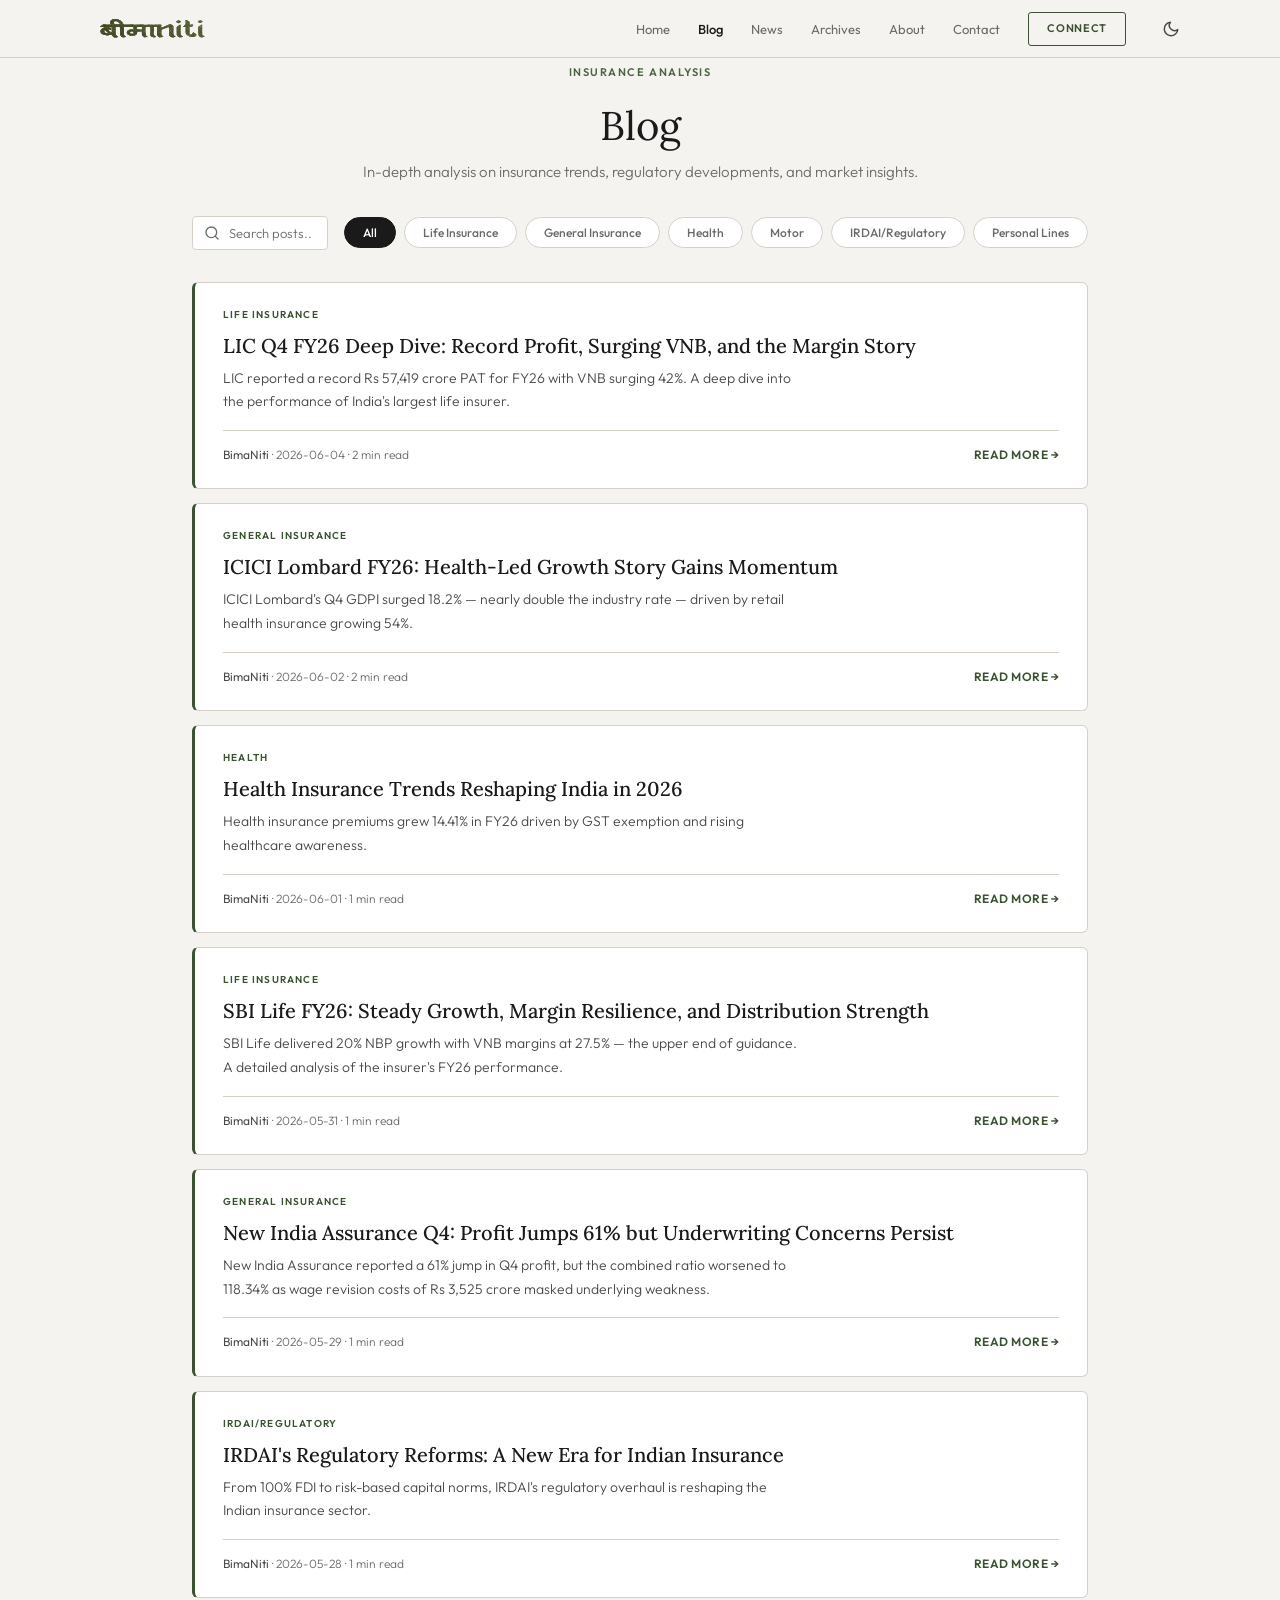
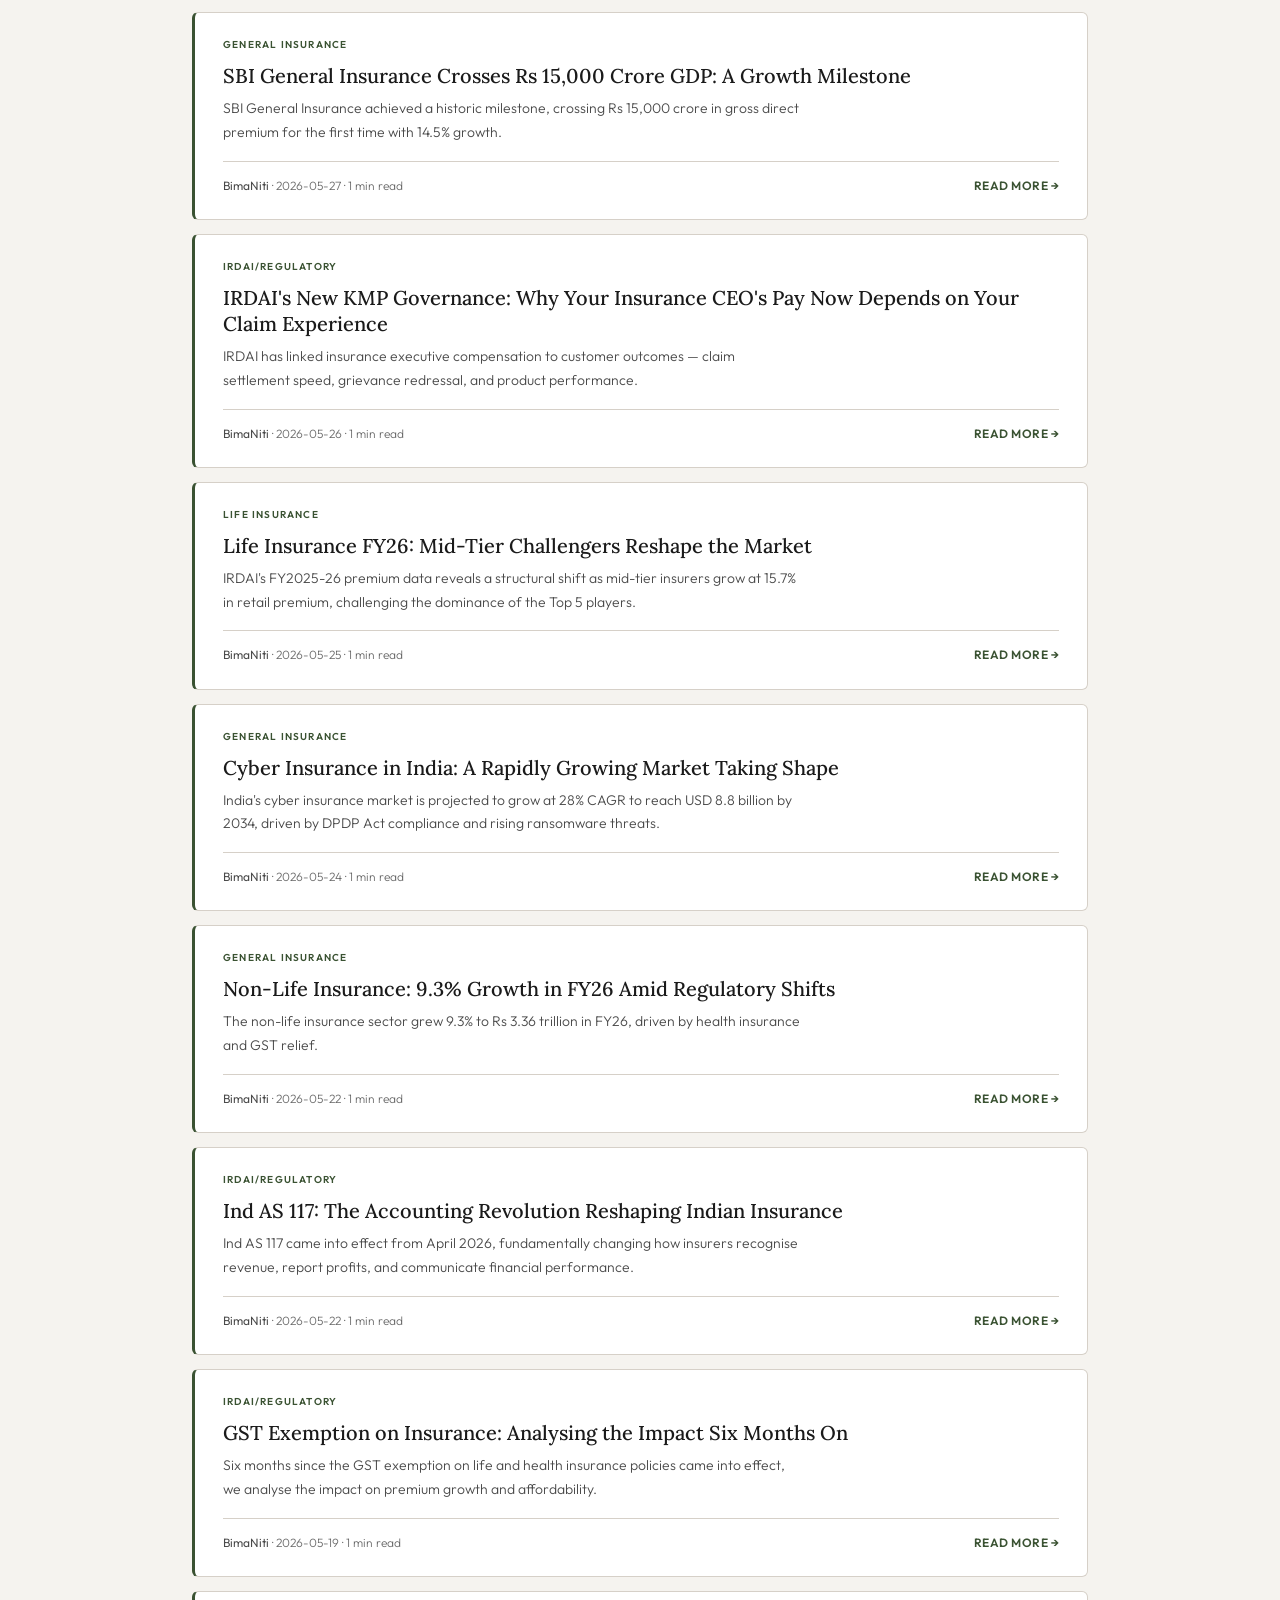
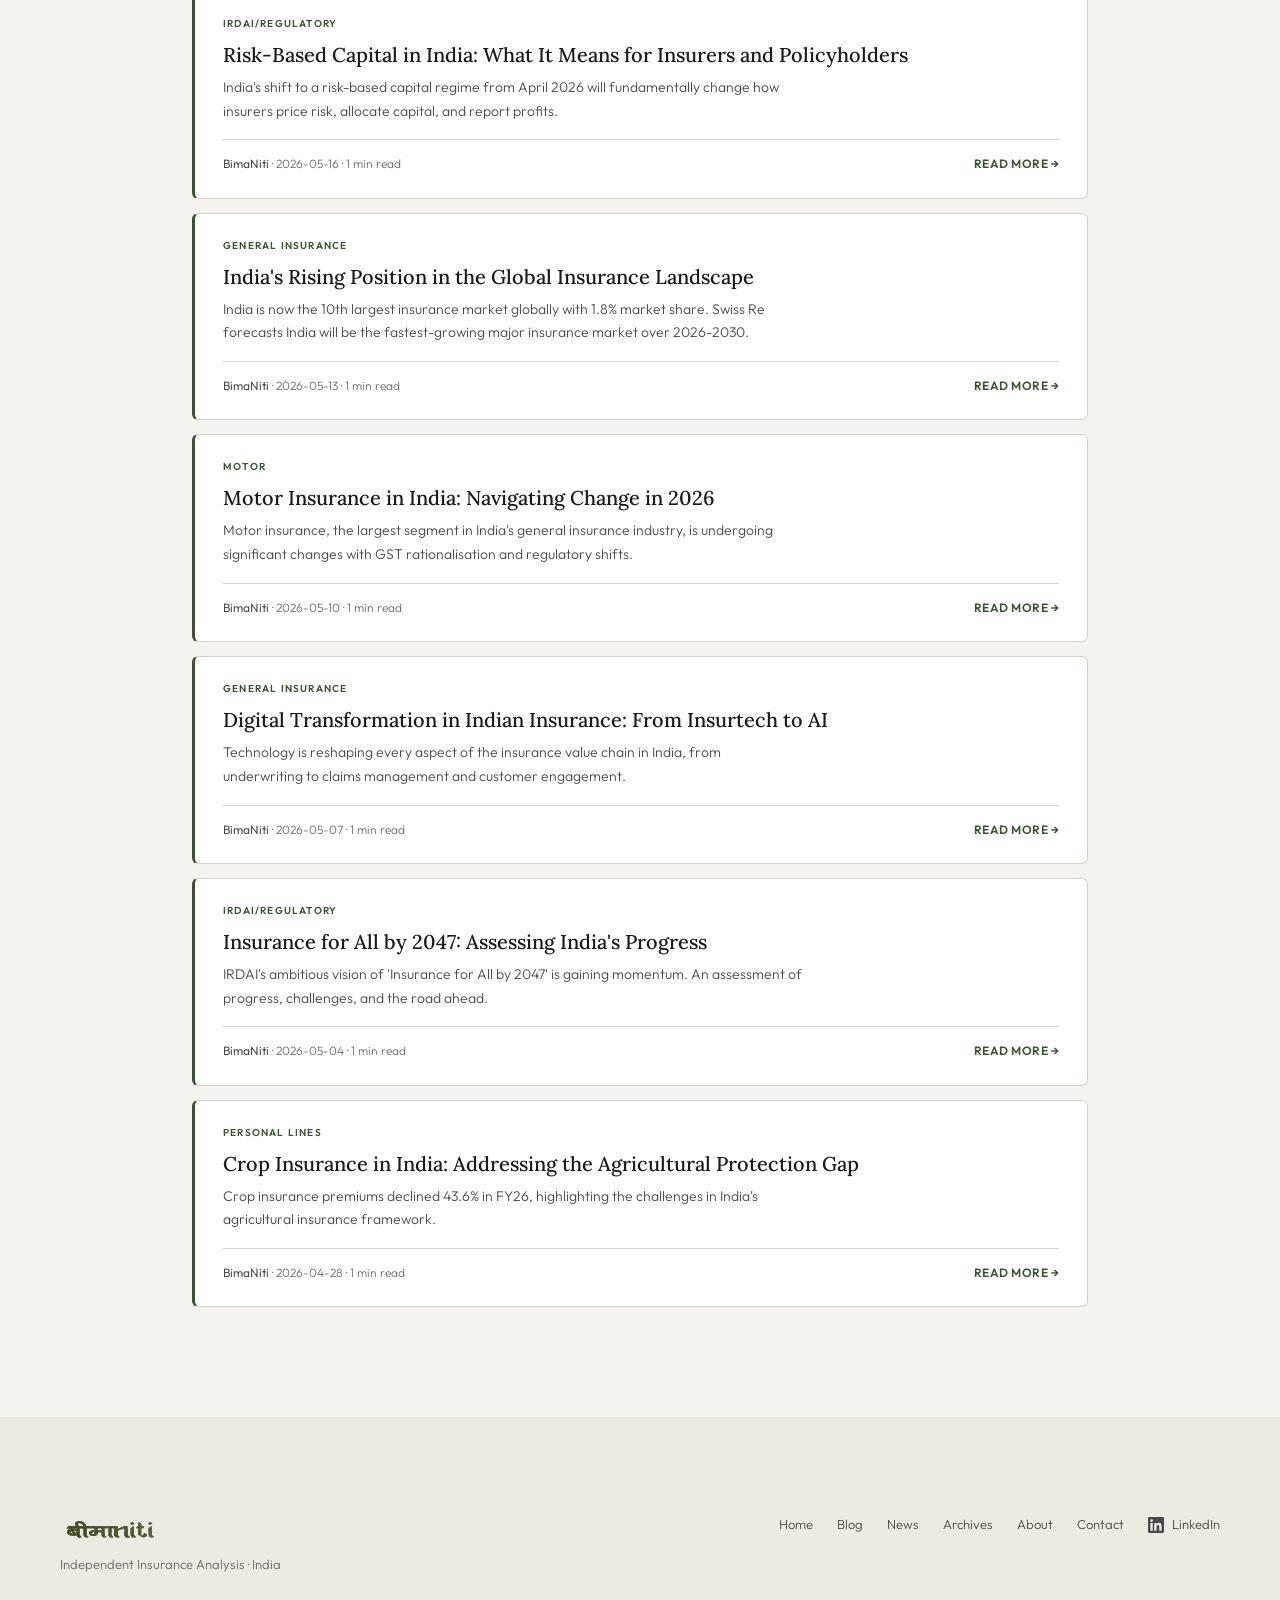
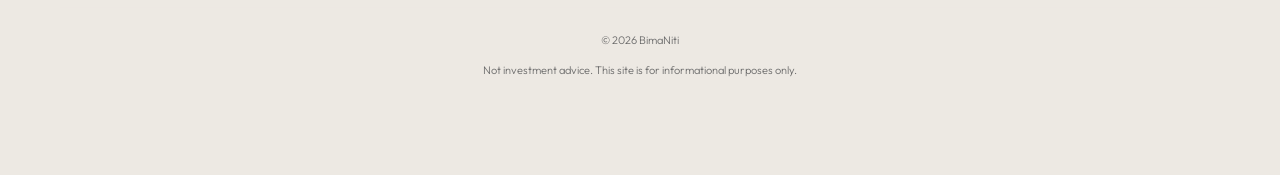
<file: blog.html>
<!DOCTYPE html>
<html lang="en">
<head>
    <meta charset="UTF-8">
    <meta name="viewport" content="width=device-width, initial-scale=1.0">
    <title>Blog — BimaNiti | Insurance & Market Insights</title>
    <meta name="description" content="Read in-depth analysis on insurance trends, regulatory developments, market insights, and financial perspectives from BimaNiti.">
    <meta property="og:title" content="Blog — BimaNiti | Insurance & Market Insights">
    <meta property="og:description" content="In-depth analysis on insurance trends, regulatory developments, and market insights.">
    <meta property="og:type" content="website">
    <link rel="stylesheet" href="style.css">
    <link rel="preconnect" href="https://fonts.googleapis.com">
    <link rel="preconnect" href="https://fonts.gstatic.com" crossorigin>
    <link href="https://fonts.googleapis.com/css2?family=Lora:ital,wght@0,400;0,500;1,400&family=Outfit:wght@300;400;500;600&display=swap" rel="stylesheet">
    <link rel="icon" type="image/svg+xml" href="logo.svg">
</head>
<body>
    <nav class="navbar">
        <div class="nav-container">
            <a href="index.html" class="logo"><img src="logo.svg" alt="BimaNiti"></a>
            <div class="desktop-nav">
                <a href="index.html" class="nav-link">Home</a>
                <a href="blog.html" class="nav-link active">Blog</a>
                <a href="news.html" class="nav-link">News</a>
                <a href="archives.html" class="nav-link">Archives</a>
                <a href="about.html" class="nav-link">About</a>
                <a href="contact.html" class="nav-link">Contact</a>
                <a href="https://www.linkedin.com/in/prasadkulal/" target="_blank" class="nav-cta">Connect</a>
                <button class="theme-toggle" aria-label="Toggle dark mode">
                    <svg class="icon-moon" xmlns="http://www.w3.org/2000/svg" width="18" height="18" viewBox="0 0 24 24" fill="none" stroke="currentColor" stroke-width="2" stroke-linecap="round" stroke-linejoin="round"><path d="M21 12.79A9 9 0 1 1 11.21 3 7 7 0 0 0 21 12.79z"/></svg>
                    <svg class="icon-sun" xmlns="http://www.w3.org/2000/svg" width="18" height="18" viewBox="0 0 24 24" fill="none" stroke="currentColor" stroke-width="2" stroke-linecap="round" stroke-linejoin="round"><circle cx="12" cy="12" r="5"/><line x1="12" y1="1" x2="12" y2="3"/><line x1="12" y1="21" x2="12" y2="23"/><line x1="4.22" y1="4.22" x2="5.64" y2="5.64"/><line x1="18.36" y1="18.36" x2="19.78" y2="19.78"/><line x1="1" y1="12" x2="3" y2="12"/><line x1="21" y1="12" x2="23" y2="12"/><line x1="4.22" y1="19.78" x2="5.64" y2="18.36"/><line x1="18.36" y1="5.64" x2="19.78" y2="4.22"/></svg>
                </button>
            </div>
            <button class="mobile-menu-btn" aria-label="Toggle menu">
                <svg xmlns="http://www.w3.org/2000/svg" width="24" height="24" viewBox="0 0 24 24" fill="none" stroke="currentColor" stroke-width="2" stroke-linecap="round" stroke-linejoin="round" class="menu-icon"><line x1="4" x2="20" y1="12" y2="12"/><line x1="4" x2="20" y1="6" y2="6"/><line x1="4" x2="20" y1="18" y2="18"/></svg>
                <svg xmlns="http://www.w3.org/2000/svg" width="24" height="24" viewBox="0 0 24 24" fill="none" stroke="currentColor" stroke-width="2" stroke-linecap="round" stroke-linejoin="round" class="close-icon hidden"><path d="M18 6 6 18"/><path d="m6 6 12 12"/></svg>
            </button>
        </div>
        <div class="mobile-nav">
            <div class="mobile-nav-content">
                <a href="index.html" class="mobile-nav-link">Home</a>
                <a href="blog.html" class="mobile-nav-link active">Blog</a>
                <a href="news.html" class="mobile-nav-link">News</a>
                <a href="archives.html" class="mobile-nav-link">Archives</a>
                <a href="about.html" class="mobile-nav-link">About</a>
                <a href="contact.html" class="mobile-nav-link">Contact</a>
                <a href="https://www.linkedin.com/in/prasadkulal/" target="_blank" class="mobile-nav-link" style="color:var(--accent);">LinkedIn →</a>
            </div>
        </div>
    </nav>

    <main>
        <section class="page-header" style="padding-bottom: 32px; padding-left: 1.5rem; padding-right: 1.5rem; background: var(--bg-primary);">
            <div class="max-w-5xl mx-auto text-center">
                <div class="page-eyebrow">Insurance analysis</div>
                <h1 class="text-3xl" style="margin-bottom: 10px;">Blog</h1>
                <p style="color: var(--text-muted); max-width: 36rem; margin: 0 auto; font-size: 15px; font-weight: 300;">
                    In-depth analysis on insurance trends, regulatory developments, and market insights.
                </p>
            </div>
        </section>

        <section style="background: var(--bg-primary); padding: 0 1.5rem 6rem;">
            <div class="max-w-4xl mx-auto">
                <div class="filter-section">
                    <div class="search-box">
                        <svg xmlns="http://www.w3.org/2000/svg" width="16" height="16" viewBox="0 0 24 24" fill="none" stroke="currentColor" stroke-width="2" stroke-linecap="round" stroke-linejoin="round"><circle cx="11" cy="11" r="8"/><path d="m21 21-4.3-4.3"/></svg>
                        <input type="text" id="blog-search" placeholder="Search posts...">
                    </div>
                    <div class="filter-buttons" id="blog-filters">
                        <button class="filter-btn active" data-filter="all">All</button>
                        <button class="filter-btn" data-filter="Life Insurance">Life Insurance</button>
                        <button class="filter-btn" data-filter="General Insurance">General Insurance</button>
                        <button class="filter-btn" data-filter="Health">Health</button>
                        <button class="filter-btn" data-filter="Motor">Motor</button>
                        <button class="filter-btn" data-filter="IRDAI/Regulatory">IRDAI/Regulatory</button>
                        <button class="filter-btn" data-filter="Personal Lines">Personal Lines</button>
                    </div>
                </div>
                <div id="blog-feed-container"></div>
            </div>
        </section>
    </main>

    <footer class="footer py-24 px-6">
        <div class="max-w-5xl mx-auto">
            <div class="footer-content">
                <div>
                    <img src="logo.svg" alt="BimaNiti" class="footer-brand">
                    <p class="footer-desc">Independent Insurance Analysis · India</p>
                </div>
                <div class="footer-links">
                    <a href="index.html" class="footer-link">Home</a>
                    <a href="blog.html" class="footer-link">Blog</a>
                    <a href="news.html" class="footer-link">News</a>
                    <a href="archives.html" class="footer-link">Archives</a>
                    <a href="about.html" class="footer-link">About</a>
                    <a href="contact.html" class="footer-link">Contact</a>
                    <a href="https://www.linkedin.com/in/prasadkulal/" target="_blank" class="footer-social">
                        <svg xmlns="http://www.w3.org/2000/svg" width="16" height="16" viewBox="0 0 24 24" fill="currentColor"><path d="M20.447 20.452h-3.554v-5.569c0-1.328-.027-3.037-1.852-3.037-1.853 0-2.136 1.445-2.136 2.939v5.667H9.351V9h3.414v1.561h.046c.477-.9 1.637-1.85 3.37-1.85 3.601 0 4.267 2.37 4.267 5.455v6.286zM5.337 7.433c-1.144 0-2.063-.926-2.063-2.065 0-1.138.92-2.063 2.063-2.063 1.14 0 2.064.925 2.064 2.063 0 1.139-.925 2.065-2.064 2.065zm1.782 13.019H3.555V9h3.564v11.452zM22.225 0H1.771C.792 0 0 .774 0 1.729v20.542C0 23.227.792 24 1.771 24h20.451C23.2 24 24 23.227 24 22.271V1.729C24 .774 23.2 0 22.222 0h.003z"/></svg>
                        LinkedIn
                    </a>
                </div>
            </div>
            <p class="footer-copyright">© <span id="currentYear"></span> BimaNiti</p>
            <p class="footer-disclaimer">Not investment advice. This site is for informational purposes only.</p>
        </div>
    </footer>

    <script src="script.js" defer></script>
</body>
</html>
</file>
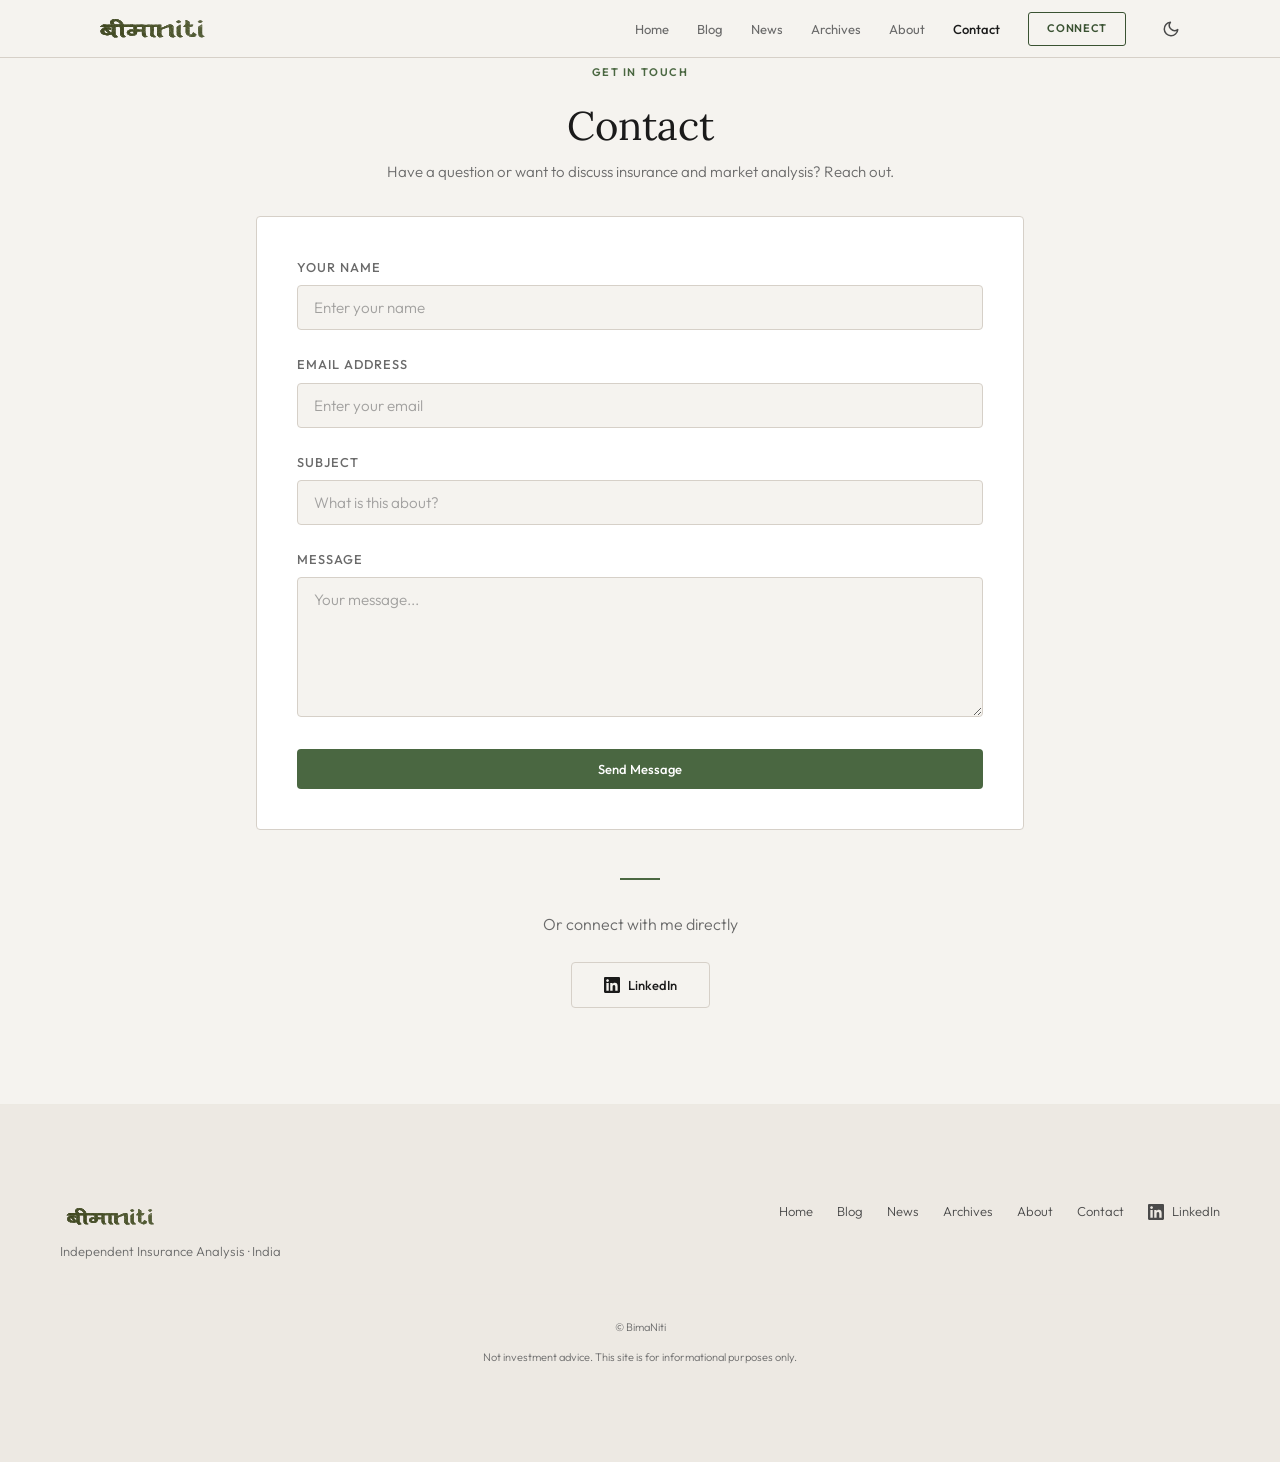
<file: contact.html>
<!DOCTYPE html>
<html lang="en">
<head>
    <meta charset="UTF-8">
    <meta name="viewport" content="width=device-width, initial-scale=1.0">
<title>Contact — BimaNiti | Insurance & Market Insights</title>
    <meta name="description" content="Get in touch with BimaNiti for insurance analysis, market research, and collaboration opportunities.">
    <meta property="og:title" content="Contact — BimaNiti | Insurance & Market Insights">
    <meta property="og:description" content="Get in touch for questions, collaborations, or industry discussions.">
    <meta property="og:type" content="website">
    <link rel="stylesheet" href="style.css">
    <link rel="preconnect" href="https://fonts.googleapis.com">
    <link rel="preconnect" href="https://fonts.gstatic.com" crossorigin>
    <link href="https://fonts.googleapis.com/css2?family=Lora:ital,wght@0,400;0,500;1,400&family=Outfit:wght@300;400;500;600&display=swap" rel="stylesheet">
    <link rel="icon" type="image/svg+xml" href="logo.svg">
</head>
<body>
    <nav class="navbar">
        <div class="nav-container">
            <a href="index.html" class="logo"><img src="logo.svg" alt="BimaNiti"></a>
            <div class="desktop-nav">
                <a href="index.html" class="nav-link">Home</a>
                <a href="blog.html" class="nav-link">Blog</a>
                <a href="news.html" class="nav-link">News</a>
                <a href="archives.html" class="nav-link">Archives</a>
                <a href="about.html" class="nav-link">About</a>
                <a href="contact.html" class="nav-link active">Contact</a>
                <a href="https://www.linkedin.com/in/prasadkulal/" target="_blank" class="nav-cta">Connect</a>
                <button class="theme-toggle" aria-label="Toggle dark mode">
                    <svg class="icon-moon" xmlns="http://www.w3.org/2000/svg" width="18" height="18" viewBox="0 0 24 24" fill="none" stroke="currentColor" stroke-width="2" stroke-linecap="round" stroke-linejoin="round"><path d="M21 12.79A9 9 0 1 1 11.21 3 7 7 0 0 0 21 12.79z"/></svg>
                    <svg class="icon-sun" xmlns="http://www.w3.org/2000/svg" width="18" height="18" viewBox="0 0 24 24" fill="none" stroke="currentColor" stroke-width="2" stroke-linecap="round" stroke-linejoin="round"><circle cx="12" cy="12" r="5"/><line x1="12" y1="1" x2="12" y2="3"/><line x1="12" y1="21" x2="12" y2="23"/><line x1="4.22" y1="4.22" x2="5.64" y2="5.64"/><line x1="18.36" y1="18.36" x2="19.78" y2="19.78"/><line x1="1" y1="12" x2="3" y2="12"/><line x1="21" y1="12" x2="23" y2="12"/><line x1="4.22" y1="19.78" x2="5.64" y2="18.36"/><line x1="18.36" y1="5.64" x2="19.78" y2="4.22"/></svg>
                </button>
            </div>
            <button class="mobile-menu-btn" aria-label="Toggle menu">
                <svg xmlns="http://www.w3.org/2000/svg" width="24" height="24" viewBox="0 0 24 24" fill="none" stroke="currentColor" stroke-width="2" stroke-linecap="round" stroke-linejoin="round" class="menu-icon"><line x1="4" x2="20" y1="12" y2="12"/><line x1="4" x2="20" y1="6" y2="6"/><line x1="4" x2="20" y1="18" y2="18"/></svg>
                <svg xmlns="http://www.w3.org/2000/svg" width="24" height="24" viewBox="0 0 24 24" fill="none" stroke="currentColor" stroke-width="2" stroke-linecap="round" stroke-linejoin="round" class="close-icon hidden"><path d="M18 6 6 18"/><path d="m6 6 12 12"/></svg>
            </button>
        </div>
        <div class="mobile-nav">
            <div class="mobile-nav-content">
                <a href="index.html" class="mobile-nav-link">Home</a>
                <a href="blog.html" class="mobile-nav-link">Blog</a>
                <a href="news.html" class="mobile-nav-link">News</a>
                <a href="archives.html" class="mobile-nav-link">Archives</a>
                <a href="about.html" class="mobile-nav-link">About</a>
                <a href="contact.html" class="mobile-nav-link active">Contact</a>
                <a href="https://www.linkedin.com/in/prasadkulal/" target="_blank" class="mobile-nav-link" style="color:var(--accent);">LinkedIn →</a>
            </div>
        </div>
    </nav>

    <main>
        <section class="page-header" style="padding-bottom: 32px; padding-left: 1.5rem; padding-right: 1.5rem; background: var(--bg-primary);">
            <div class="max-w-5xl mx-auto text-center">
                <div class="page-eyebrow">Get in touch</div>
                <h1 class="text-3xl" style="margin-bottom: 10px;">Contact</h1>
                <p style="color: var(--text-muted); max-width: 36rem; margin: 0 auto; font-size: 15px; font-weight: 300;">
                    Have a question or want to discuss insurance and market analysis? Reach out.
                </p>
            </div>
        </section>

        <section style="background: var(--bg-primary); padding: 0 1.5rem 6rem;">
            <div class="max-w-3xl mx-auto">
                <div class="contact-card">
                    <form id="contact-form" onsubmit="handleContactSubmit(); return false;">
                        <div style="display: grid; gap: 1.5rem;">
                            <div>
                                <label style="display: block; font-size: 0.8rem; text-transform: uppercase; letter-spacing: 0.08em; color: var(--text-muted); margin-bottom: 0.5rem; font-weight: 500;">Your Name</label>
                                <input type="text" id="contact-name" class="contact-input" placeholder="Enter your name" required>
                            </div>
                            <div>
                                <label style="display: block; font-size: 0.8rem; text-transform: uppercase; letter-spacing: 0.08em; color: var(--text-muted); margin-bottom: 0.5rem; font-weight: 500;">Email Address</label>
                                <input type="email" id="contact-email" class="contact-input" placeholder="Enter your email" required>
                            </div>
                            <div>
                                <label style="display: block; font-size: 0.8rem; text-transform: uppercase; letter-spacing: 0.08em; color: var(--text-muted); margin-bottom: 0.5rem; font-weight: 500;">Subject</label>
                                <input type="text" id="contact-subject" class="contact-input" placeholder="What is this about?">
                            </div>
                            <div>
                                <label style="display: block; font-size: 0.8rem; text-transform: uppercase; letter-spacing: 0.08em; color: var(--text-muted); margin-bottom: 0.5rem; font-weight: 500;">Message</label>
                                <textarea id="contact-message" class="contact-input" placeholder="Your message..." required></textarea>
                            </div>
                        </div>
                        <button type="submit" class="btn-primary" style="justify-content: center; width: 100%; margin-top: 1.5rem;">Send Message</button>
                        <p id="contact-status" style="text-align: center; font-size: 0.9rem; color: var(--accent); display: none; margin-top: 1rem;">Thank you! Your message has been received.</p>
                    </form>
                </div>

                <div style="margin-top: 3rem; text-align: center;">
                    <div class="divider" style="margin: 0 auto 2rem;"></div>
                    <p style="color: var(--text-muted); margin-bottom: 0.5rem;">Or connect with me directly</p>
                    <div style="display: flex; gap: 1rem; justify-content: center; margin-top: 1.5rem;">
                        <a href="https://www.linkedin.com/in/prasadkulal/" target="_blank" class="btn-outline" style="display: inline-flex; align-items: center; gap: 0.5rem;">
                            <svg xmlns="http://www.w3.org/2000/svg" width="16" height="16" viewBox="0 0 24 24" fill="currentColor"><path d="M20.447 20.452h-3.554v-5.569c0-1.328-.027-3.037-1.852-3.037-1.853 0-2.136 1.445-2.136 2.939v5.667H9.351V9h3.414v1.561h.046c.477-.9 1.637-1.85 3.37-1.85 3.601 0 4.267 2.37 4.267 5.455v6.286zM5.337 7.433c-1.144 0-2.063-.926-2.063-2.065 0-1.138.92-2.063 2.063-2.063 1.14 0 2.064.925 2.064 2.063 0 1.139-.925 2.065-2.064 2.065zm1.782 13.019H3.555V9h3.564v11.452zM22.225 0H1.771C.792 0 0 .774 0 1.729v20.542C0 23.227.792 24 1.771 24h20.451C23.2 24 24 23.227 24 22.271V1.729C24 .774 23.2 0 22.222 0h.003z"/></svg>
                            LinkedIn
                        </a>
                    </div>
                </div>
            </div>
        </section>
    </main>

    <footer class="footer py-24 px-6">
        <div class="max-w-5xl mx-auto">
            <div class="footer-content">
                <div>
                    <img src="logo.svg" alt="BimaNiti" class="footer-brand">
                    <p class="footer-desc">Independent Insurance Analysis · India</p>
                </div>
                <div class="footer-links">
                    <a href="index.html" class="footer-link">Home</a>
                    <a href="blog.html" class="footer-link">Blog</a>
                    <a href="news.html" class="footer-link">News</a>
                    <a href="archives.html" class="footer-link">Archives</a>
                    <a href="about.html" class="footer-link">About</a>
                    <a href="contact.html" class="footer-link">Contact</a>
                    <a href="https://www.linkedin.com/in/prasadkulal/" target="_blank" class="footer-social">
                        <svg xmlns="http://www.w3.org/2000/svg" width="16" height="16" viewBox="0 0 24 24" fill="currentColor"><path d="M20.447 20.452h-3.554v-5.569c0-1.328-.027-3.037-1.852-3.037-1.853 0-2.136 1.445-2.136 2.939v5.667H9.351V9h3.414v1.561h.046c.477-.9 1.637-1.85 3.37-1.85 3.601 0 4.267 2.37 4.267 5.455v6.286zM5.337 7.433c-1.144 0-2.063-.926-2.063-2.065 0-1.138.92-2.063 2.063-2.063 1.14 0 2.064.925 2.064 2.063 0 1.139-.925 2.065-2.064 2.065zm1.782 13.019H3.555V9h3.564v11.452zM22.225 0H1.771C.792 0 0 .774 0 1.729v20.542C0 23.227.792 24 1.771 24h20.451C23.2 24 24 23.227 24 22.271V1.729C24 .774 23.2 0 22.222 0h.003z"/></svg>
                        LinkedIn
                    </a>
                </div>
            </div>
            <p class="footer-copyright">© <span id="currentYear"></span> BimaNiti</p>
            <p class="footer-disclaimer">Not investment advice. This site is for informational purposes only.</p>
        </div>
    </footer>

    <script>
        function handleContactSubmit() {
            const status = document.getElementById('contact-status');
            const name = document.getElementById('contact-name').value;
            const email = document.getElementById('contact-email').value;
            const subject = document.getElementById('contact-subject').value;
            const message = document.getElementById('contact-message').value;

            if (!name || !email || !message) {
                status.textContent = 'Please fill in all required fields.';
                status.style.color = 'var(--alert)';
                status.style.display = 'block';
                setTimeout(() => { status.style.display = 'none'; }, 4000);
                return;
            }

            const mailto = `mailto:prasad.kulal@example.com?subject=${encodeURIComponent(subject || 'Contact from Website')}&body=${encodeURIComponent('Name: ' + name + '\nEmail: ' + email + '\n\n' + message)}`;
            window.location.href = mailto;

            status.textContent = 'Thank you! Your message has been sent.';
            status.style.color = 'var(--accent)';
            status.style.display = 'block';

            document.getElementById('contact-name').value = '';
            document.getElementById('contact-email').value = '';
            document.getElementById('contact-subject').value = '';
            document.getElementById('contact-message').value = '';

            setTimeout(() => { status.style.display = 'none'; }, 5000);
        }
    </script>
</body>
</html>
</file>
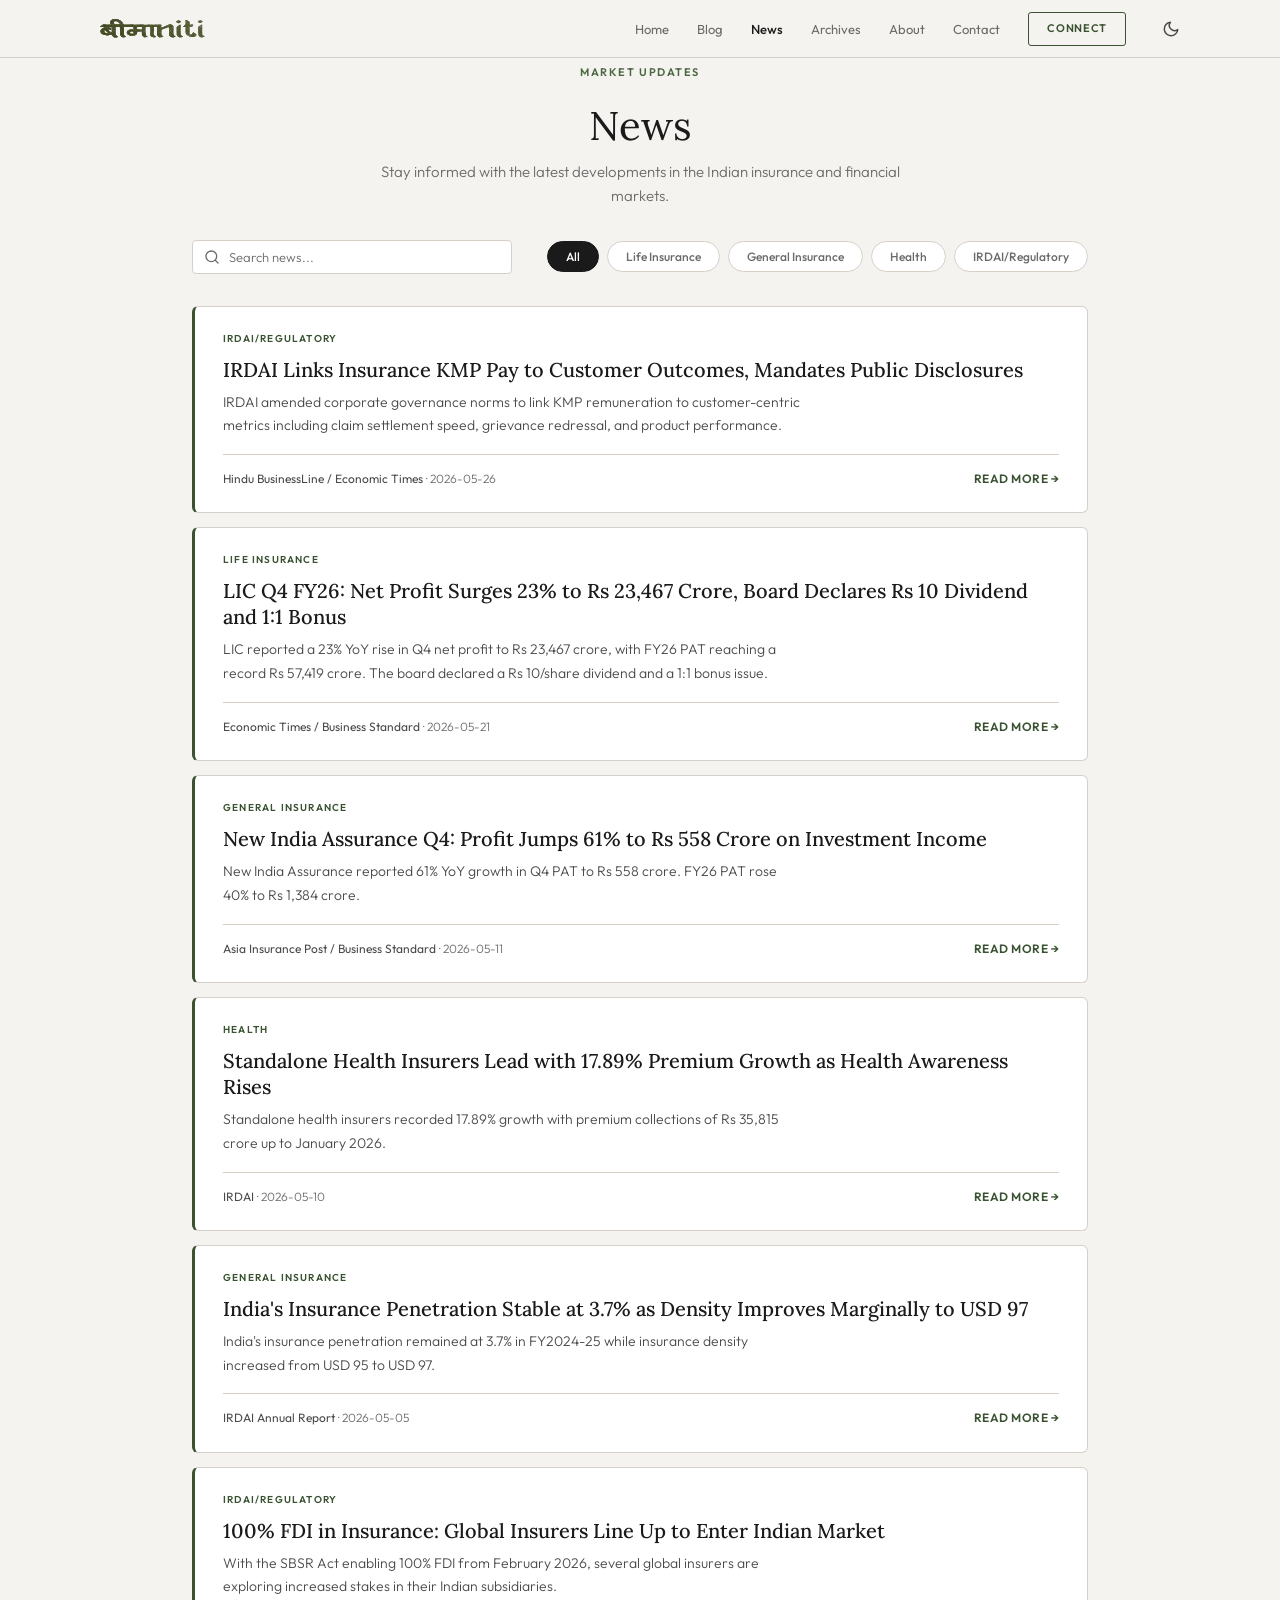
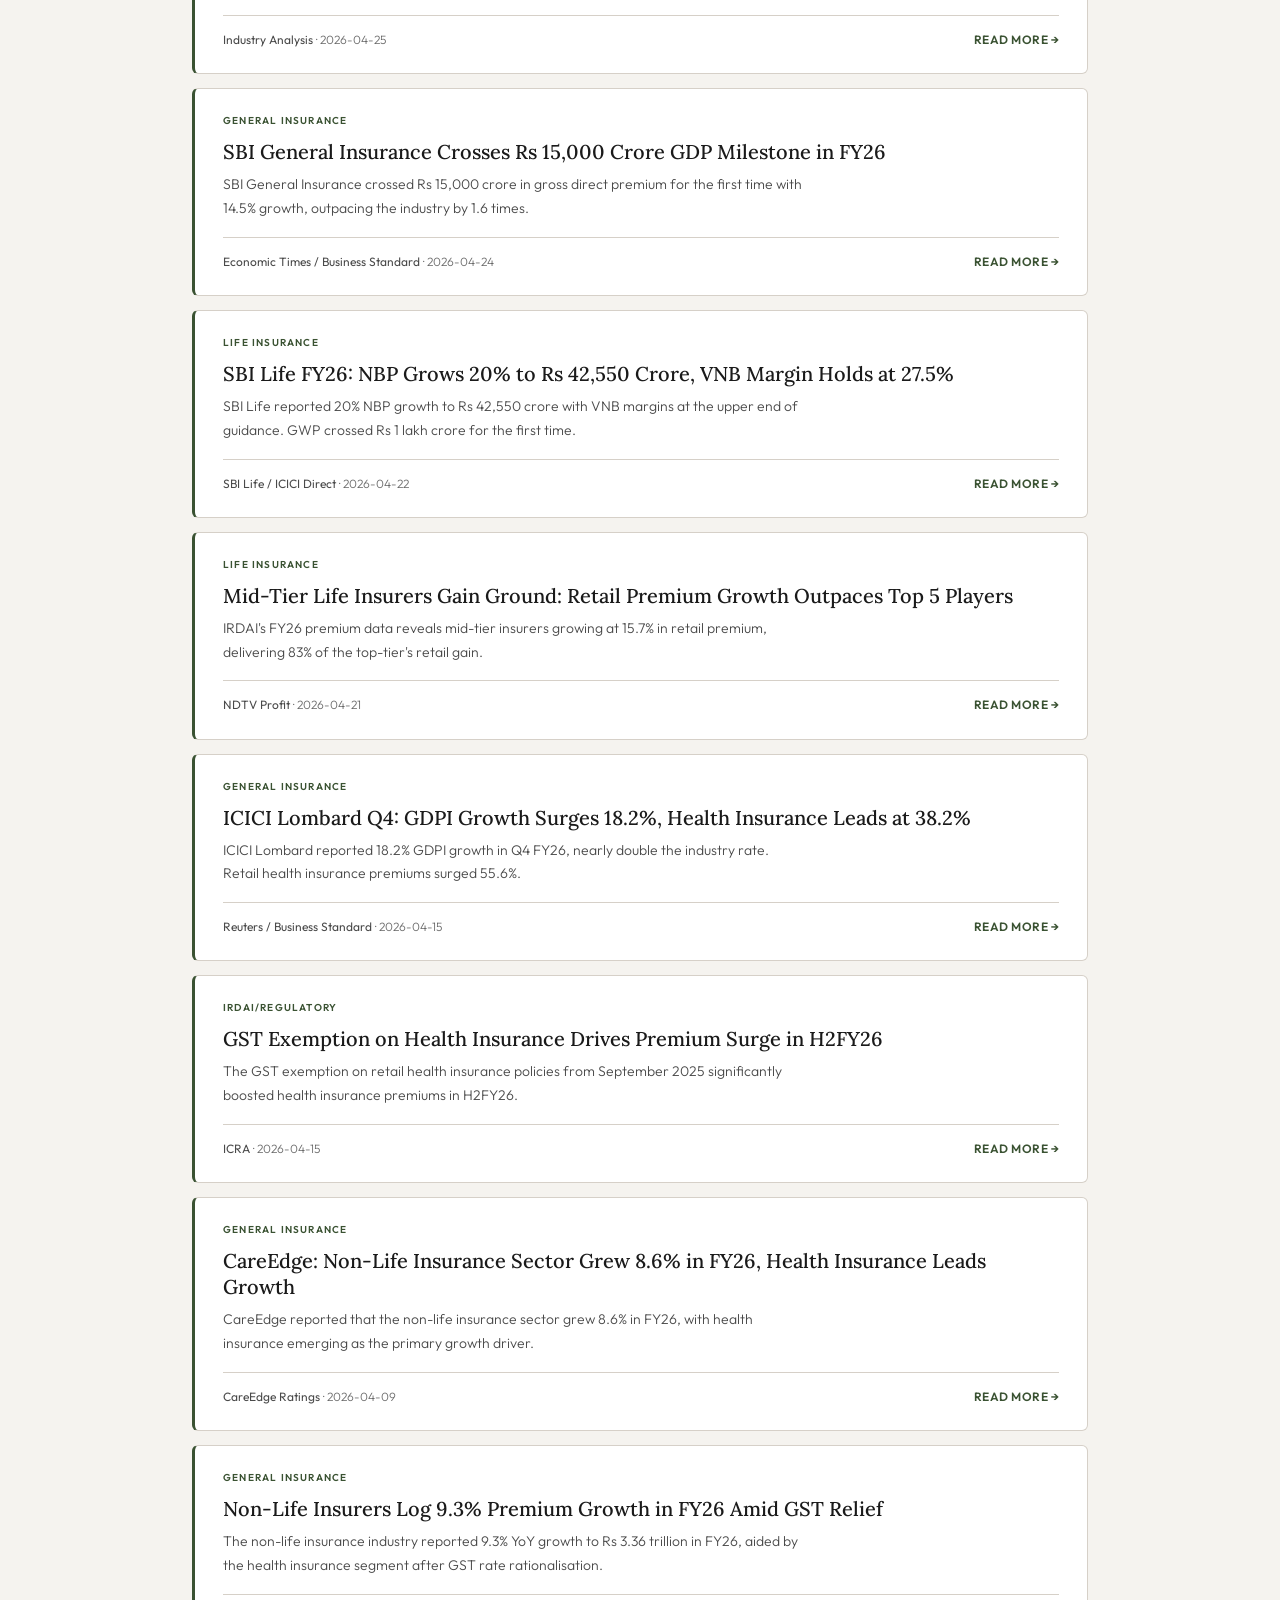
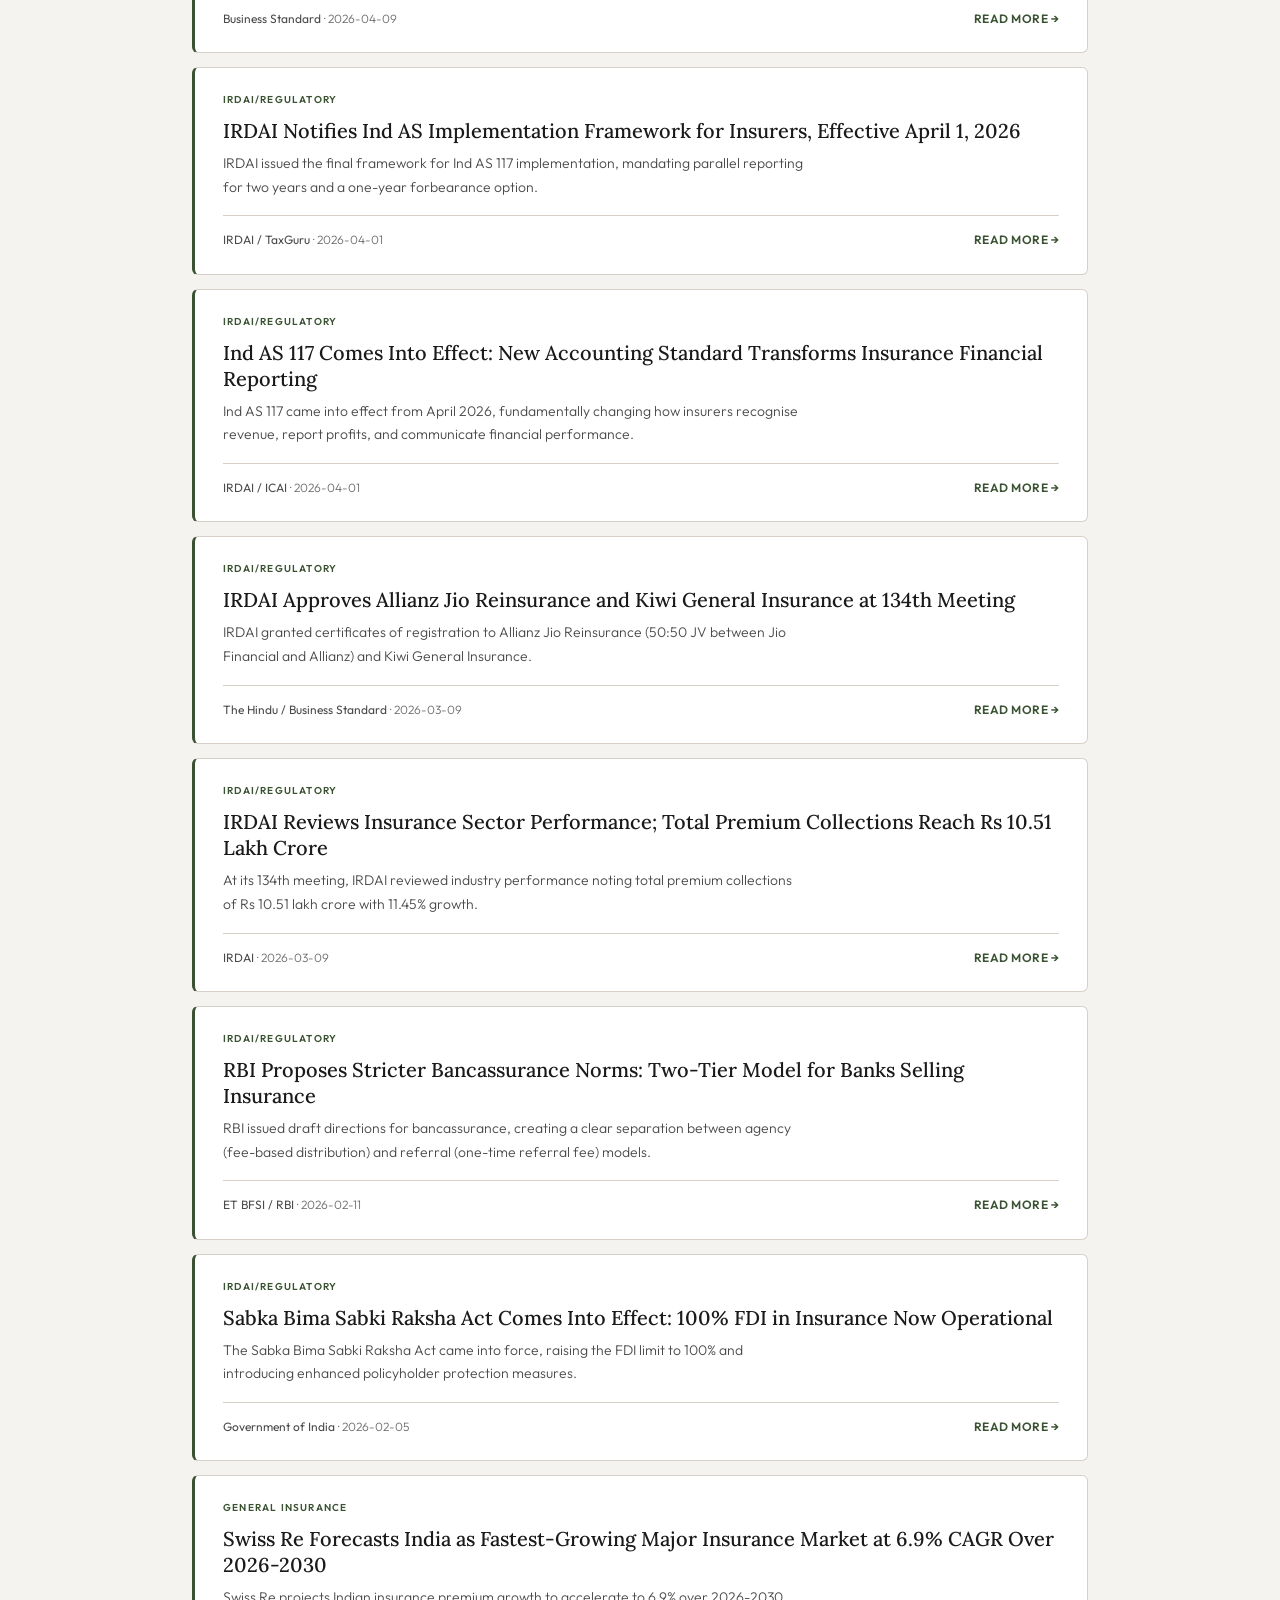
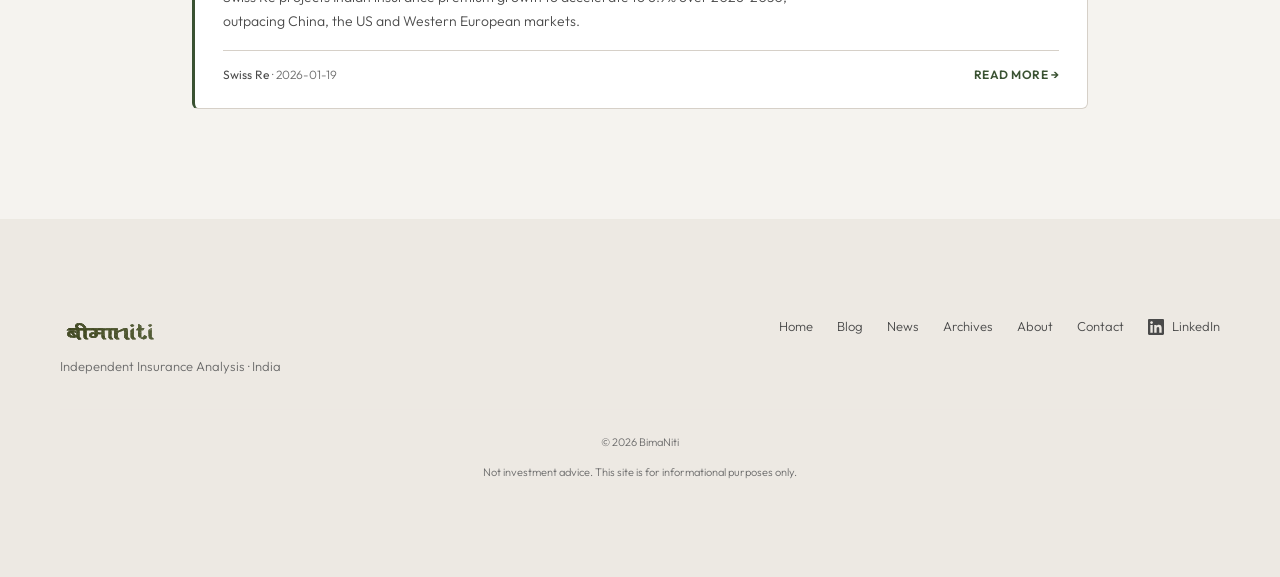
<file: news.html>
<!DOCTYPE html>
<html lang="en">
<head>
    <meta charset="UTF-8">
    <meta name="viewport" content="width=device-width, initial-scale=1.0">
    <title>News — BimaNiti | Insurance & Market Insights</title>
    <meta name="description" content="Stay informed with the latest news and market updates on the Indian insurance sector, regulatory changes, and financial market developments.">
    <meta property="og:title" content="News — BimaNiti | Insurance & Market Insights">
    <meta property="og:description" content="Latest news and market updates on the Indian insurance sector.">
    <meta property="og:type" content="website">
    <link rel="stylesheet" href="style.css">
    <link rel="preconnect" href="https://fonts.googleapis.com">
    <link rel="preconnect" href="https://fonts.gstatic.com" crossorigin>
    <link href="https://fonts.googleapis.com/css2?family=Lora:ital,wght@0,400;0,500;1,400&family=Outfit:wght@300;400;500;600&display=swap" rel="stylesheet">
    <link rel="icon" type="image/svg+xml" href="logo.svg">
</head>
<body>
    <nav class="navbar">
        <div class="nav-container">
            <a href="index.html" class="logo"><img src="logo.svg" alt="BimaNiti"></a>
            <div class="desktop-nav">
                <a href="index.html" class="nav-link">Home</a>
                <a href="blog.html" class="nav-link">Blog</a>
                <a href="news.html" class="nav-link active">News</a>
                <a href="archives.html" class="nav-link">Archives</a>
                <a href="about.html" class="nav-link">About</a>
                <a href="contact.html" class="nav-link">Contact</a>
                <a href="https://www.linkedin.com/in/prasadkulal/" target="_blank" class="nav-cta">Connect</a>
                <button class="theme-toggle" aria-label="Toggle dark mode">
                    <svg class="icon-moon" xmlns="http://www.w3.org/2000/svg" width="18" height="18" viewBox="0 0 24 24" fill="none" stroke="currentColor" stroke-width="2" stroke-linecap="round" stroke-linejoin="round"><path d="M21 12.79A9 9 0 1 1 11.21 3 7 7 0 0 0 21 12.79z"/></svg>
                    <svg class="icon-sun" xmlns="http://www.w3.org/2000/svg" width="18" height="18" viewBox="0 0 24 24" fill="none" stroke="currentColor" stroke-width="2" stroke-linecap="round" stroke-linejoin="round"><circle cx="12" cy="12" r="5"/><line x1="12" y1="1" x2="12" y2="3"/><line x1="12" y1="21" x2="12" y2="23"/><line x1="4.22" y1="4.22" x2="5.64" y2="5.64"/><line x1="18.36" y1="18.36" x2="19.78" y2="19.78"/><line x1="1" y1="12" x2="3" y2="12"/><line x1="21" y1="12" x2="23" y2="12"/><line x1="4.22" y1="19.78" x2="5.64" y2="18.36"/><line x1="18.36" y1="5.64" x2="19.78" y2="4.22"/></svg>
                </button>
            </div>
            <button class="mobile-menu-btn" aria-label="Toggle menu">
                <svg xmlns="http://www.w3.org/2000/svg" width="24" height="24" viewBox="0 0 24 24" fill="none" stroke="currentColor" stroke-width="2" stroke-linecap="round" stroke-linejoin="round" class="menu-icon"><line x1="4" x2="20" y1="12" y2="12"/><line x1="4" x2="20" y1="6" y2="6"/><line x1="4" x2="20" y1="18" y2="18"/></svg>
                <svg xmlns="http://www.w3.org/2000/svg" width="24" height="24" viewBox="0 0 24 24" fill="none" stroke="currentColor" stroke-width="2" stroke-linecap="round" stroke-linejoin="round" class="close-icon hidden"><path d="M18 6 6 18"/><path d="m6 6 12 12"/></svg>
            </button>
        </div>
        <div class="mobile-nav">
            <div class="mobile-nav-content">
                <a href="index.html" class="mobile-nav-link">Home</a>
                <a href="blog.html" class="mobile-nav-link">Blog</a>
                <a href="news.html" class="mobile-nav-link active">News</a>
                <a href="archives.html" class="mobile-nav-link">Archives</a>
                <a href="about.html" class="mobile-nav-link">About</a>
                <a href="contact.html" class="mobile-nav-link">Contact</a>
                <a href="https://www.linkedin.com/in/prasadkulal/" target="_blank" class="mobile-nav-link" style="color:var(--accent);">LinkedIn →</a>
            </div>
        </div>
    </nav>

    <main>
        <section class="page-header" style="padding-bottom: 32px; padding-left: 1.5rem; padding-right: 1.5rem; background: var(--bg-primary);">
            <div class="max-w-5xl mx-auto text-center">
                <div class="page-eyebrow">Market updates</div>
                <h1 class="text-3xl" style="margin-bottom: 10px;">News</h1>
                <p style="color: var(--text-muted); max-width: 36rem; margin: 0 auto; font-size: 15px; font-weight: 300;">
                    Stay informed with the latest developments in the Indian insurance and financial markets.
                </p>
            </div>
        </section>

        <section style="background: var(--bg-primary); padding: 0 1.5rem 6rem;">
            <div class="max-w-4xl mx-auto">
                <div class="filter-section">
                    <div class="search-box">
                        <svg xmlns="http://www.w3.org/2000/svg" width="16" height="16" viewBox="0 0 24 24" fill="none" stroke="currentColor" stroke-width="2" stroke-linecap="round" stroke-linejoin="round"><circle cx="11" cy="11" r="8"/><path d="m21 21-4.3-4.3"/></svg>
                        <input type="text" id="news-search" placeholder="Search news...">
                    </div>
                    <div class="filter-buttons" id="news-filters">
                        <button class="filter-btn active" data-filter="all">All</button>
                        <button class="filter-btn" data-filter="Life Insurance">Life Insurance</button>
                        <button class="filter-btn" data-filter="General Insurance">General Insurance</button>
                        <button class="filter-btn" data-filter="Health">Health</button>
                        <button class="filter-btn" data-filter="IRDAI/Regulatory">IRDAI/Regulatory</button>
                    </div>
                </div>
                <div id="news-feed-container"></div>
            </div>
        </section>
    </main>

    <footer class="footer py-24 px-6">
        <div class="max-w-5xl mx-auto">
            <div class="footer-content">
                <div>
                    <img src="logo.svg" alt="BimaNiti" class="footer-brand">
                    <p class="footer-desc">Independent Insurance Analysis · India</p>
                </div>
                <div class="footer-links">
                    <a href="index.html" class="footer-link">Home</a>
                    <a href="blog.html" class="footer-link">Blog</a>
                    <a href="news.html" class="footer-link">News</a>
                    <a href="archives.html" class="footer-link">Archives</a>
                    <a href="about.html" class="footer-link">About</a>
                    <a href="contact.html" class="footer-link">Contact</a>
                    <a href="https://www.linkedin.com/in/prasadkulal/" target="_blank" class="footer-social">
                        <svg xmlns="http://www.w3.org/2000/svg" width="16" height="16" viewBox="0 0 24 24" fill="currentColor"><path d="M20.447 20.452h-3.554v-5.569c0-1.328-.027-3.037-1.852-3.037-1.853 0-2.136 1.445-2.136 2.939v5.667H9.351V9h3.414v1.561h.046c.477-.9 1.637-1.85 3.37-1.85 3.601 0 4.267 2.37 4.267 5.455v6.286zM5.337 7.433c-1.144 0-2.063-.926-2.063-2.065 0-1.138.92-2.063 2.063-2.063 1.14 0 2.064.925 2.064 2.063 0 1.139-.925 2.065-2.064 2.065zm1.782 13.019H3.555V9h3.564v11.452zM22.225 0H1.771C.792 0 0 .774 0 1.729v20.542C0 23.227.792 24 1.771 24h20.451C23.2 24 24 23.227 24 22.271V1.729C24 .774 23.2 0 22.222 0h.003z"/></svg>
                        LinkedIn
                    </a>
                </div>
            </div>
            <p class="footer-copyright">© <span id="currentYear"></span> BimaNiti</p>
            <p class="footer-disclaimer">Not investment advice. This site is for informational purposes only.</p>
        </div>
    </footer>

    <script src="script.js" defer></script>
</body>
</html>
</file>
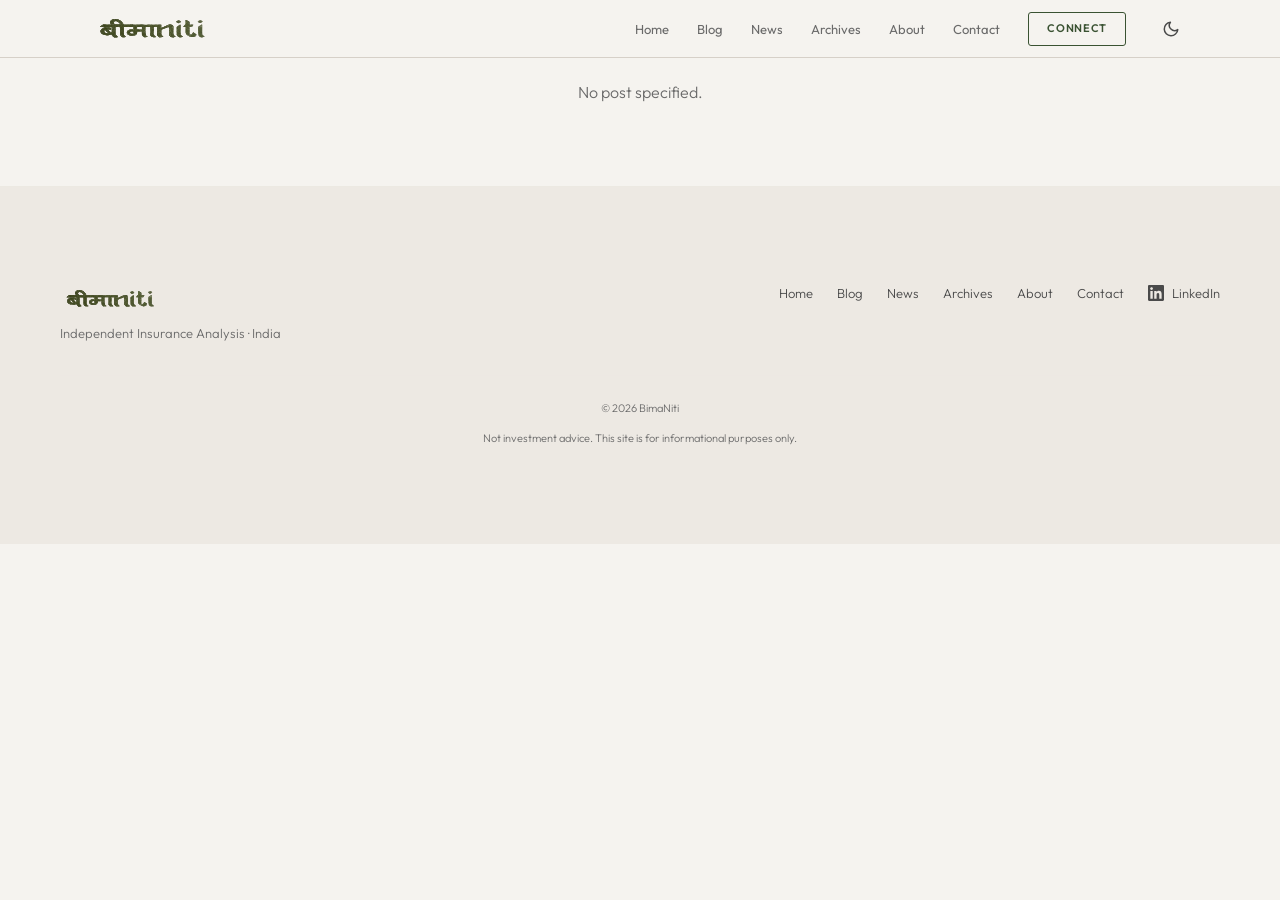
<file: post.html>
<!DOCTYPE html>
<html lang="en">
<head>
    <meta charset="UTF-8">
    <meta name="viewport" content="width=device-width, initial-scale=1.0">
    <title>Post — BimaNiti</title>
    <meta name="description" content="Insurance analysis and market insights.">
    <link rel="stylesheet" href="style.css">
    <link rel="preconnect" href="https://fonts.googleapis.com">
    <link rel="preconnect" href="https://fonts.gstatic.com" crossorigin>
    <link href="https://fonts.googleapis.com/css2?family=Lora:ital,wght@0,400;0,500;1,400&family=Outfit:wght@300;400;500;600&display=swap" rel="stylesheet">
    <link rel="icon" type="image/svg+xml" href="logo.svg">
</head>
<body>
    <nav class="navbar">
        <div class="nav-container">
            <a href="index.html" class="logo"><img src="logo.svg" alt="BimaNiti"></a>
            <div class="desktop-nav">
                <a href="index.html" class="nav-link">Home</a>
                <a href="blog.html" class="nav-link">Blog</a>
                <a href="news.html" class="nav-link">News</a>
                <a href="archives.html" class="nav-link">Archives</a>
                <a href="about.html" class="nav-link">About</a>
                <a href="contact.html" class="nav-link">Contact</a>
                <a href="https://www.linkedin.com/in/prasadkulal/" target="_blank" class="nav-cta">Connect</a>
                <button class="theme-toggle" aria-label="Toggle dark mode">
                    <svg class="icon-moon" xmlns="http://www.w3.org/2000/svg" width="18" height="18" viewBox="0 0 24 24" fill="none" stroke="currentColor" stroke-width="2" stroke-linecap="round" stroke-linejoin="round"><path d="M21 12.79A9 9 0 1 1 11.21 3 7 7 0 0 0 21 12.79z"/></svg>
                    <svg class="icon-sun" xmlns="http://www.w3.org/2000/svg" width="18" height="18" viewBox="0 0 24 24" fill="none" stroke="currentColor" stroke-width="2" stroke-linecap="round" stroke-linejoin="round"><circle cx="12" cy="12" r="5"/><line x1="12" y1="1" x2="12" y2="3"/><line x1="12" y1="21" x2="12" y2="23"/><line x1="4.22" y1="4.22" x2="5.64" y2="5.64"/><line x1="18.36" y1="18.36" x2="19.78" y2="19.78"/><line x1="1" y1="12" x2="3" y2="12"/><line x1="21" y1="12" x2="23" y2="12"/><line x1="4.22" y1="19.78" x2="5.64" y2="18.36"/><line x1="18.36" y1="5.64" x2="19.78" y2="4.22"/></svg>
                </button>
            </div>
            <button class="mobile-menu-btn" aria-label="Toggle menu">
                <svg xmlns="http://www.w3.org/2000/svg" width="24" height="24" viewBox="0 0 24 24" fill="none" stroke="currentColor" stroke-width="2" stroke-linecap="round" stroke-linejoin="round" class="menu-icon"><line x1="4" x2="20" y1="12" y2="12"/><line x1="4" x2="20" y1="6" y2="6"/><line x1="4" x2="20" y1="18" y2="18"/></svg>
                <svg xmlns="http://www.w3.org/2000/svg" width="24" height="24" viewBox="0 0 24 24" fill="none" stroke="currentColor" stroke-width="2" stroke-linecap="round" stroke-linejoin="round" class="close-icon hidden"><path d="M18 6 6 18"/><path d="m6 6 12 12"/></svg>
            </button>
        </div>
        <div class="mobile-nav">
            <div class="mobile-nav-content">
                <a href="index.html" class="mobile-nav-link">Home</a>
                <a href="blog.html" class="mobile-nav-link">Blog</a>
                <a href="news.html" class="mobile-nav-link">News</a>
                <a href="archives.html" class="mobile-nav-link">Archives</a>
                <a href="about.html" class="mobile-nav-link">About</a>
                <a href="contact.html" class="mobile-nav-link">Contact</a>
                <a href="https://www.linkedin.com/in/prasadkulal/" target="_blank" class="mobile-nav-link" style="color:var(--accent);">LinkedIn →</a>
            </div>
        </div>
    </nav>

    <main>
        <div id="single-post-container"></div>
    </main>

    <footer class="footer py-24 px-6">
        <div class="max-w-5xl mx-auto">
            <div class="footer-content">
                <div>
                    <img src="logo.svg" alt="BimaNiti" class="footer-brand">
                    <p class="footer-desc">Independent Insurance Analysis · India</p>
                </div>
                <div class="footer-links">
                    <a href="index.html" class="footer-link">Home</a>
                    <a href="blog.html" class="footer-link">Blog</a>
                    <a href="news.html" class="footer-link">News</a>
                    <a href="archives.html" class="footer-link">Archives</a>
                    <a href="about.html" class="footer-link">About</a>
                    <a href="contact.html" class="footer-link">Contact</a>
                    <a href="https://www.linkedin.com/in/prasadkulal/" target="_blank" class="footer-social">
                        <svg xmlns="http://www.w3.org/2000/svg" width="16" height="16" viewBox="0 0 24 24" fill="currentColor"><path d="M20.447 20.452h-3.554v-5.569c0-1.328-.027-3.037-1.852-3.037-1.853 0-2.136 1.445-2.136 2.939v5.667H9.351V9h3.414v1.561h.046c.477-.9 1.637-1.85 3.37-1.85 3.601 0 4.267 2.37 4.267 5.455v6.286zM5.337 7.433c-1.144 0-2.063-.926-2.063-2.065 0-1.138.92-2.063 2.063-2.063 1.14 0 2.064.925 2.064 2.063 0 1.139-.925 2.065-2.064 2.065zm1.782 13.019H3.555V9h3.564v11.452zM22.225 0H1.771C.792 0 0 .774 0 1.729v20.542C0 23.227.792 24 1.771 24h20.451C23.2 24 24 23.227 24 22.271V1.729C24 .774 23.2 0 22.222 0h.003z"/></svg>
                        LinkedIn
                    </a>
                </div>
            </div>
            <p class="footer-copyright">© <span id="currentYear"></span> BimaNiti</p>
            <p class="footer-disclaimer">Not investment advice. This site is for informational purposes only.</p>
        </div>
    </footer>

    <script src="script.js" defer></script>
</body>
</html>
</file>
<file: style.css>
@import url('https://fonts.googleapis.com/css2?family=Lora:ital,wght@0,400;0,500;1,400&family=Outfit:wght@300;400;500;600&display=swap');

html { color-scheme: light; }
html.dark { color-scheme: dark; }

*, *::before, *::after {
  transition: background-color 0.25s ease, border-color 0.2s ease, color 0.15s ease;
}

:root {
  --font-display: 'Lora', Georgia, serif;
  --font-body: 'Outfit', system-ui, sans-serif;
  --bg-primary: #f5f3ef;
  --bg-secondary: #ede9e3;
  --text-primary: #1a1a1a;
  --text-secondary: #4a4a4a;
  --text-muted: #6a6a6a;
  --accent: #4a6741;
  --accent-hover: #3a5232;
  --border: #d6d0c8;
  --card-bg: #ffffff;
  --nav-bg: #f5f3ef;
  --alert: #b94040;
  --max-w: 1160px;
  --article-w: 680px;
  --radius: 4px;
  --transition: 200ms ease;
}

.dark {
  --bg-primary: #141410;
  --bg-secondary: #1c1c18;
  --text-primary: #e8e4dc;
  --text-secondary: #c0bab0;
  --text-muted: #8a8680;
  --accent: #8aaa7a;
  --accent-hover: #a0be90;
  --border: #2e2e28;
  --card-bg: #1e1e1a;
  --nav-bg: #141410;
}

* { box-sizing: border-box; margin: 0; padding: 0; }

/* Page header offset — prevents fixed navbar from cropping content */
.page-header {
  padding-top: 80px;
  scroll-margin-top: 96px;
}
@media (max-width: 768px) {
  .page-header { padding-top: 64px; scroll-margin-top: 80px; }
}

/* Page section eyebrow label — e.g. "Insurance analysis" */
.page-eyebrow {
  font-family: var(--font-body);
  font-size: 11px;
  font-weight: 600;
  text-transform: uppercase;
  letter-spacing: 0.14em;
  color: var(--accent);
  margin-bottom: 12px;
}


body {
  background: var(--bg-primary);
  color: var(--text-secondary);
  font-family: var(--font-body);
  font-weight: 300;
  -webkit-font-smoothing: antialiased;
  line-height: 1.6;
  overflow-x: hidden;
}

a { text-decoration: none; color: inherit; }

h1, h2, h3, h4, h5, h6 {
  font-family: var(--font-display);
  font-weight: 400;
  line-height: 1.2;
  color: var(--text-primary);
}

::selection { background: rgba(92,110,58,0.2); color: var(--text-primary); }
img { max-width: 100%; height: auto; }

/* Utilities */
.hidden { display: none !important; }
.py-28 { padding-top: 7rem; padding-bottom: 7rem; }
.py-24 { padding-top: 6rem; padding-bottom: 6rem; }
.py-20 { padding-top: 5rem; padding-bottom: 5rem; }
.py-12 { padding-top: 3rem; padding-bottom: 3rem; }
.px-6 { padding-left: 1.5rem; padding-right: 1.5rem; }
.pt-20 { padding-top: 5rem; }
.scroll-mt-20 { scroll-margin-top: 5rem; }
.mx-auto { margin-left: auto; margin-right: auto; }
.mb-2 { margin-bottom: 0.5rem; }
.mb-3 { margin-bottom: 0.75rem; }
.mb-4 { margin-bottom: 1rem; }
.mb-6 { margin-bottom: 1.5rem; }
.mb-8 { margin-bottom: 2rem; }
.mb-10 { margin-bottom: 2.5rem; }
.mb-12 { margin-bottom: 3rem; }
.mb-16 { margin-bottom: 4rem; }
.mt-4 { margin-top: 1rem; }
.mt-8 { margin-top: 2rem; }
.mt-12 { margin-top: 3rem; }
.mt-16 { margin-top: 4rem; }
.max-w-3xl { max-width: 48rem; }
.max-w-4xl { max-width: 56rem; }
.max-w-5xl { max-width: var(--max-w); }
.text-center { text-align: center; }
.text-sm { font-size: 0.875rem; }
.text-lg { font-size: 1.125rem; }
.text-xl { font-size: 1.25rem; }
.text-2xl { font-size: 1.5rem; }
.text-3xl { font-size: 2rem; }
.w-full { width: 100%; }
.flex { display: flex; }
.flex-col { display: flex; flex-direction: column; }
.items-center { align-items: center; }
.justify-center { justify-content: center; }
.justify-between { justify-content: space-between; }
.gap-2 { gap: 0.5rem; }
.gap-4 { gap: 1rem; }
.gap-6 { gap: 1.5rem; }
.gap-8 { gap: 2rem; }
.flex-1 { flex: 1; }
.space-y-4 > * + * { margin-top: 1rem; }
.space-y-6 > * + * { margin-top: 1.5rem; }
.space-y-8 > * + * { margin-top: 2rem; }
.font-serif { font-family: var(--font-display); }

@media (min-width: 768px) {
  .text-3xl { font-size: 2.5rem; }
}

/* Navbar */
.navbar {
  position: fixed;
  top: 0; left: 0; right: 0;
  z-index: 100;
  height: 58px;
  background: var(--bg-primary);
  border-bottom: 1px solid var(--border);
}

.nav-container {
  max-width: var(--max-w);
  margin: 0 auto;
  padding: 0 32px;
  height: 58px;
  display: flex;
  align-items: center;
  justify-content: space-between;
}

@media (max-width: 640px) {
  .nav-container { padding: 0 16px; }
}

.logo {
  display: flex;
  align-items: center;
  flex-shrink: 0;
  overflow: visible;
  line-height: 0;
}

.logo img {
  height: 36px;
  width: auto;
  max-width: none;
  min-width: 120px;
  display: block;
  flex-shrink: 0;
  background: none;
}

html.dark .logo img,
html.dark .footer-brand {
  filter: brightness(0) saturate(100%) invert(65%) sepia(30%) saturate(400%) hue-rotate(50deg) brightness(90%);
}

.desktop-nav { display: none; align-items: center; gap: 28px; }
@media (min-width: 768px) { .desktop-nav { display: flex; } }

.nav-link {
  font-family: var(--font-body);
  font-size: 13px;
  font-weight: 400;
  color: var(--text-muted);
  transition: color 150ms ease;
}

.nav-link:hover, .nav-link.active {
  color: var(--text-primary);
  font-weight: 500;
}

.nav-cta {
  font-family: var(--font-body);
  font-size: 11px;
  font-weight: 600;
  text-transform: uppercase;
  letter-spacing: 0.06em;
  color: var(--accent-hover);
  border: 1.5px solid var(--accent-hover);
  padding: 7px 18px;
  border-radius: 3px;
  background: transparent;
  transition: background 0.15s ease, color 0.15s ease;
}

.nav-cta:hover {
  background: var(--accent-hover);
  color: #fff;
}

.theme-toggle {
  background: none;
  border: none;
  cursor: pointer;
  padding: 8px;
  color: var(--text-secondary);
  display: flex;
  align-items: center;
  justify-content: center;
  border-radius: 50%;
  line-height: 0;
  transition: background-color 0.15s ease, color 0.15s ease;
}
.theme-toggle:hover {
  color: var(--text-primary);
  background: color-mix(in srgb, var(--accent) 10%, transparent);
}
.theme-toggle svg {
  display: block;
}
html.dark .theme-toggle .icon-sun { display: block; }
html.dark .theme-toggle .icon-moon { display: none; }
.theme-toggle .icon-sun { display: none; }
.theme-toggle .icon-moon { display: block; }

.mobile-menu-btn {
  display: block;
  background: none;
  border: none;
  color: var(--text-primary);
  cursor: pointer;
  padding: 0.5rem;
}
@media (min-width: 768px) { .mobile-menu-btn { display: none; } }

.mobile-nav {
  position: absolute;
  top: 100%;
  left: 0;
  right: 0;
  z-index: 99;
  background: var(--bg-primary);
  border-top: 1px solid var(--border);
  border-bottom: 1px solid var(--border);
  overflow: hidden;
  transition: max-height 0.4s ease, opacity 0.3s ease;
  max-height: 0; opacity: 0;
}

.mobile-nav.open { max-height: 500px; opacity: 1; }

.mobile-nav-content {
  padding: 1.5rem;
  display: flex;
  flex-direction: column;
  gap: 1rem;
}

.mobile-nav-link {
  font-family: var(--font-body);
  font-size: 15px;
  color: var(--text-secondary);
  padding: 0.25rem 0;
}

.mobile-nav-link.active { color: var(--accent); font-weight: 500; }

/* Hero */
.hero {
  min-height: 100vh;
  min-height: 100dvh;
  display: flex;
  flex-direction: column;
  align-items: center;
  justify-content: center;
  padding: 6rem 1.5rem 8rem;
  position: relative;
  background: var(--bg-primary);
}

.hero-content {
  position: relative;
  z-index: 10;
  text-align: center;
  max-width: 48rem;
}

.hero-eyebrow {
  font-family: var(--font-body);
  font-size: 11px;
  font-weight: 600;
  text-transform: uppercase;
  letter-spacing: 0.14em;
  color: var(--accent);
  margin-bottom: 20px;
}

.hero-title {
  font-family: var(--font-display);
  font-size: 2.75rem;
  font-weight: 400;
  color: var(--text-primary);
  line-height: 1.05;
  margin-bottom: 0.75rem;
}

@media (min-width: 768px) {
  .hero-title { font-size: 3.5rem; }
}

.hero-desc {
  font-family: var(--font-body);
  font-size: 1rem;
  font-weight: 300;
  color: var(--text-secondary);
  line-height: 1.7;
  max-width: 560px;
  margin: 0 auto 2.5rem;
}

.hero-actions {
  display: flex;
  flex-wrap: wrap;
  gap: 1rem;
  justify-content: center;
}

.btn-primary {
  display: inline-flex;
  align-items: center;
  gap: 0.5rem;
  padding: 0.75rem 2rem;
  background: var(--accent);
  color: #fff;
  border: none;
  border-radius: var(--radius);
  font-family: var(--font-body);
  font-size: 0.8125rem;
  font-weight: 500;
  cursor: pointer;
  transition: all var(--transition);
}

.btn-primary:hover {
  background: var(--accent-hover);
}

.btn-outline {
  display: inline-flex;
  align-items: center;
  gap: 0.5rem;
  padding: 0.75rem 2rem;
  background: transparent;
  color: var(--text-primary);
  border: 1px solid var(--border);
  border-radius: var(--radius);
  font-family: var(--font-body);
  font-size: 0.8125rem;
  font-weight: 500;
  cursor: pointer;
  transition: all var(--transition);
}

.btn-outline:hover {
  border-color: var(--accent);
  color: var(--accent);
}

.hero-linkedin-cta {
  display: inline-flex;
  align-items: center;
  gap: 0.375rem;
  margin-top: 1.5rem;
  color: var(--text-muted);
  font-size: 0.8125rem;
  font-family: var(--font-body);
  font-weight: 300;
  text-decoration: underline;
  text-underline-offset: 4px;
  text-decoration-color: transparent;
  transition: color var(--transition), text-decoration-color var(--transition);
}

.hero-linkedin-cta:hover {
  color: var(--accent);
  text-decoration-color: var(--accent);
}

/* Sections */
.section-default {
  background: var(--bg-primary);
  color: var(--text-secondary);
}

.section-white {
  background: var(--card-bg);
  color: var(--text-secondary);
  border-top: 1px solid var(--border);
}

.section-title {
  font-family: var(--font-display);
  font-size: 2rem;
  font-weight: 400;
  color: var(--text-primary);
  margin-bottom: 0.75rem;
}

@media (min-width: 768px) {
  .section-title { font-size: 2.25rem; }
}

.section-label {
  font-family: var(--font-body);
  font-size: 11px;
  font-weight: 600;
  text-transform: uppercase;
  letter-spacing: 0.14em;
  color: var(--accent);
  display: block;
  margin-bottom: 24px;
}

.section-desc {
  color: var(--text-muted);
  max-width: 36rem;
  margin: 0.75rem auto 3rem;
  font-size: 1rem;
  font-weight: 300;
}

.divider {
  width: 40px;
  height: 2px;
  background: var(--accent);
  margin: 0 auto 1.5rem;
}

/* Grid layouts */
.grid-2 {
  display: grid;
  gap: 1.5rem;
}

@media (min-width: 768px) {
  .grid-2 { grid-template-columns: repeat(2, 1fr); gap: 2rem; }
}

.grid-3 {
  display: grid;
  gap: 1.5rem;
}

@media (min-width: 768px) {
  .grid-3 { grid-template-columns: repeat(3, 1fr); gap: 2rem; }
}

/* Category Pills */
.tag-pill {
  display: inline-block;
  font-family: var(--font-body);
  font-size: 10px;
  font-weight: 600;
  text-transform: uppercase;
  letter-spacing: 0.08em;
  padding: 3px 10px;
  border-radius: 3px;
  line-height: 1.4;
}

.tag-life { background: #EAF0F5; color: #1A4A6E; }
.tag-general { background: #EAF5EA; color: #1A4A2A; }
.tag-health { background: #F5EAF0; color: #6E1A4A; }
.tag-motor { background: #FFF3E0; color: #7A4000; }
.tag-irdai { background: #F0EDF5; color: #3A1A6E; }
.tag-breaking { background: #FDECEA; color: var(--alert); }

/* Cards */
.card {
  display: flex;
  flex-direction: column;
  height: 100%;
  background: var(--card-bg);
  border: 1px solid var(--border);
  border-left: 3px solid var(--accent);
  border-radius: var(--radius);
  overflow: hidden;
  transition: all var(--transition);
}

.card.breaking {
  border-left: 3px solid var(--alert);
}

.card:hover {
  transform: translateY(-2px);
}

.card-body {
  flex: 1;
  display: flex;
  flex-direction: column;
  padding: 1.5rem;
}

.card-label {
  font-family: var(--font-body);
  font-size: 10px;
  font-weight: 600;
  text-transform: uppercase;
  letter-spacing: 0.14em;
  color: var(--accent-hover);
  margin-bottom: 0.5rem;
  display: inline-block;
}

.card-title {
  font-family: var(--font-display);
  font-size: 1.2rem;
  font-weight: 400;
  color: var(--text-primary);
  margin-bottom: 0.5rem;
  line-height: 1.3;
}

.card-excerpt {
  font-family: var(--font-body);
  font-size: 0.85rem;
  color: var(--text-muted);
  font-weight: 300;
  line-height: 1.6;
  display: -webkit-box;
  -webkit-line-clamp: 3;
  line-clamp: 3;
  -webkit-box-orient: vertical;
  overflow: hidden;
}

.card-meta {
  display: flex;
  align-items: center;
  gap: 1rem;
  font-family: var(--font-body);
  font-size: 0.75rem;
  font-weight: 300;
  color: var(--text-muted);
  margin-top: auto;
  padding-top: 16px;
  border-top: 1px solid var(--border);
}

.card-link { display: flex; height: 100%; }

/* Blog list card — text-only */
.blog-card {
  display: flex;
  flex-direction: column;
  background: var(--card-bg);
  border: 1px solid var(--border);
  border-left: 3px solid var(--accent-hover);
  border-radius: 6px;
  padding: 24px 28px;
  margin-bottom: 14px;
  transition: box-shadow 0.15s ease, border-left-color 0.15s ease;
}

.blog-card:hover {
  border-left-color: var(--accent-hover);
  box-shadow: 0 2px 12px rgba(0,0,0,0.06);
}

.blog-card-tag {
  font-size: 10px;
  font-weight: 600;
  text-transform: uppercase;
  letter-spacing: 0.12em;
  color: var(--accent-hover);
  margin-bottom: 10px;
  display: block;
}

.blog-card-title {
  font-family: var(--font-display);
  font-size: 20px;
  font-weight: 500;
  color: var(--text-primary);
  line-height: 1.3;
  margin-bottom: 8px;
}

.blog-card-excerpt {
  font-size: 14px;
  font-weight: 300;
  color: var(--text-secondary);
  line-height: 1.7;
  max-width: 580px;
  margin-bottom: 16px;
}

.blog-card-footer {
  display: flex;
  justify-content: space-between;
  align-items: center;
  margin-top: auto;
  border-top: 1px solid var(--border);
  padding-top: 14px;
}

.blog-card-meta {
  font-size: 12px;
  font-weight: 300;
  color: var(--text-muted);
}

.blog-card-meta strong {
  font-weight: 400;
  color: var(--text-secondary);
}

.blog-card-more {
  font-size: 12px;
  font-weight: 600;
  color: var(--accent-hover);
  text-transform: uppercase;
  letter-spacing: 0.04em;
}

/* Filter and search */
.filter-section {
  display: flex;
  flex-direction: column;
  gap: 1rem;
  margin-bottom: 2rem;
}

@media (min-width: 640px) {
  .filter-section {
    flex-direction: row;
    align-items: center;
    justify-content: space-between;
  }
}

.search-box {
  position: relative;
  flex: 1;
  max-width: 320px;
}

.search-box input {
  width: 100%;
  padding: 8px 14px 8px 36px;
  border: 1px solid var(--border);
  border-radius: 4px;
  background: var(--card-bg);
  color: var(--text-secondary);
  font-family: var(--font-body);
  font-size: 13px;
  font-weight: 300;
  outline: none;
  transition: border-color var(--transition);
}

.search-box input:focus {
  border-color: var(--accent);
}

.search-box input::placeholder {
  color: var(--text-muted);
  opacity: 1;
}

.search-box svg {
  position: absolute;
  left: 12px;
  top: 50%;
  transform: translateY(-50%);
  color: var(--text-muted);
}

.filter-buttons {
  display: flex;
  flex-wrap: wrap;
  gap: 8px;
}

.filter-btn {
  padding: 7px 18px;
  font-family: var(--font-body);
  font-size: 12px;
  font-weight: 500;
  border-radius: 20px;
  border: 1px solid var(--border);
  background: var(--card-bg);
  color: var(--text-muted);
  cursor: pointer;
  transition: border-color 0.15s ease, color 0.15s ease, background 0.15s ease;
}

.filter-btn:hover:not(.active) {
  border-color: var(--accent-hover);
  color: var(--accent-hover);
}

.filter-btn.active {
  background: var(--text-primary);
  border-color: var(--text-primary);
  color: var(--card-bg);
}

/* Stacking Gallery */
.stacking-section {
  position: relative;
  background: var(--bg-primary);
}

.stack-layer {
  position: sticky;
  top: 0;
  height: 100vh;
  height: 100dvh;
  display: flex;
  align-items: center;
  justify-content: center;
  overflow: hidden;
}

.stack-content {
  position: relative;
  width: 100%;
  height: 100%;
  display: flex;
  flex-direction: column;
  align-items: center;
  justify-content: center;
}

.stack-img-wrapper {
  position: absolute;
  inset: 2rem;
  border-radius: 4px;
  overflow: hidden;
  border: 1px solid var(--border);
  transform: rotate(var(--rot, 0deg));
}

.stack-img-wrapper:nth-child(odd) { --rot: -1deg; }
.stack-img-wrapper:nth-child(even) { --rot: 1deg; }

@media (min-width: 768px) {
  .stack-img-wrapper { inset: 4rem; }
}

.stack-img {
  width: 100%;
  height: 100%;
  object-fit: cover;
}

.stack-overlay {
  position: absolute;
  inset: 0;
  background: linear-gradient(to top, rgba(26,26,26,0.8), transparent 50%);
}

.stack-text {
  position: relative;
  z-index: 3;
  text-align: center;
  padding: 2rem;
  max-width: 36rem;
}

.stack-title {
  font-family: var(--font-display);
  font-size: 2.5rem;
  color: #fff;
  margin-bottom: 0.75rem;
}

.stack-desc {
  font-family: var(--font-body);
  font-size: 1.1rem;
  color: rgba(255,255,255,0.8);
  font-weight: 300;
}

@media (max-width: 768px) {
  .stack-title { font-size: 2rem; }
  .stack-desc { font-size: 0.95rem; }
  .stack-text {
    padding: 1.5rem;
    background: rgba(0,0,0,0.3);
    backdrop-filter: blur(5px);
    border-radius: 4px;
    margin: 1rem;
    width: calc(100% - 2rem);
  }
}

/* Footer */
.footer {
  background: var(--bg-secondary);
  color: var(--text-secondary);
  border-top: 1px solid rgba(228,221,212,0.08);
}

.footer-content {
  display: flex;
  flex-direction: column;
  gap: 2rem;
  margin-bottom: 2rem;
}

@media (min-width: 768px) {
  .footer-content {
    flex-direction: row;
    justify-content: space-between;
    align-items: flex-start;
  }
}

.footer-brand {
  height: 32px;
  width: auto;
  max-width: none;
  min-width: 100px;
  display: block;
  flex-shrink: 0;
  margin-bottom: 8px;
}

.footer-desc {
  font-family: var(--font-body);
  font-size: 0.8125rem;
  color: var(--text-muted);
  font-weight: 300;
  max-width: 20rem;
  line-height: 1.6;
}

.footer-links {
  display: flex;
  flex-wrap: wrap;
  gap: 1.5rem;
}

.footer-link {
  font-family: var(--font-body);
  font-size: 0.8125rem;
  color: var(--text-secondary);
  font-weight: 300;
  transition: color var(--transition);
}

.footer-link:hover { color: var(--accent); }

.footer-social {
  display: inline-flex;
  align-items: center;
  gap: 0.5rem;
  color: var(--text-secondary);
  font-family: var(--font-body);
  font-size: 0.8125rem;
  font-weight: 300;
  transition: color var(--transition);
}

.footer-social:hover { color: var(--accent); }

.footer-copyright {
  font-family: var(--font-body);
  font-size: 0.6875rem;
  color: var(--text-muted);
  font-weight: 300;
  text-align: center;
  padding-top: 1.5rem;
  border-top: 1px solid rgba(228,221,212,0.06);
}

.footer-disclaimer {
  font-family: var(--font-body);
  font-size: 0.6875rem;
  color: var(--text-muted);
  font-weight: 300;
  text-align: center;
  margin-top: 0.75rem;
}

/* Post page */
.prev-coverage-banner {
  background: #fdf8e8;
  border-left: 3px solid #b8860b;
  padding: 10px 16px;
  font-size: 13px;
  border-radius: 6px;
  margin-bottom: 24px;
}
.dark .prev-coverage-banner {
  background: #2a2210;
  color: #d4a84b;
}
.prev-coverage-banner a {
  color: var(--accent);
  text-decoration: underline;
}

.post-hero {
  background: var(--bg-primary);
  text-align: center;
  padding: calc(48px + 58px) 24px 40px;
  scroll-margin-top: 80px;
}

.post-hero-inner {
  max-width: 680px;
  margin: 0 auto;
}

.post-hero-tag {
  font-size: 10px;
  font-weight: 600;
  text-transform: uppercase;
  letter-spacing: 0.13em;
  color: var(--accent-hover);
  margin-bottom: 14px;
  display: block;
}

.post-hero h1 {
  font-family: var(--font-display);
  font-size: 34px;
  font-weight: 500;
  color: var(--text-primary);
  line-height: 1.2;
  max-width: 640px;
  margin: 0 auto 14px;
  opacity: 1;
}

@media (min-width: 768px) {
  .post-hero h1 { font-size: 36px; }
}

.post-hero-byline {
  font-family: var(--font-body);
  font-size: 13px;
  font-weight: 300;
  color: var(--text-muted);
}

.post-hero-byline strong {
  font-weight: 400;
  color: var(--text-secondary);
}

.post-body-wrapper {
  background: var(--card-bg);
  padding: 0 24px 64px;
}

.post-content {
  max-width: 680px;
  margin: 0 auto;
  font-family: var(--font-body);
  font-size: 16px;
  font-weight: 300;
  line-height: 1.85;
  color: var(--text-secondary);
}

.post-content h2 {
  font-family: var(--font-display);
  font-size: 1.5rem;
  font-weight: 400;
  color: var(--text-primary);
  margin-top: 2.5rem;
  margin-bottom: 1rem;
  line-height: 1.2;
}

.post-content h3 {
  font-family: var(--font-display);
  font-size: 1.25rem;
  font-weight: 400;
  color: var(--text-primary);
  margin-top: 2rem;
  margin-bottom: 0.75rem;
}

.post-content p {
  margin-bottom: 1.25rem;
  margin-top: 20px;
}

.post-content p:first-of-type {
  margin-top: 0;
}

.post-content > p:first-of-type::first-letter {
  font-family: 'Lora', serif;
  font-size: 52px;
  font-weight: 500;
  color: var(--accent-hover);
  float: left;
  line-height: 0.82;
  margin: 6px 10px 0 0;
  padding: 0;
}

@media (max-width: 640px) {
  .post-content > p:first-of-type::first-letter {
    font-size: 36px;
    margin: 4px 8px 0 0;
  }
}

.post-content ul, .post-content ol {
  margin-bottom: 1.25rem;
  padding-left: 1.5rem;
}

.post-content li {
  margin-bottom: 0.5rem;
}

.post-content strong {
  color: var(--text-primary);
  font-weight: 500;
}

.post-content em {
  color: var(--text-muted);
}

.post-content blockquote {
  border-left: 3px solid var(--accent);
  padding-left: 1.25rem;
  margin: 1.5rem 0;
  font-family: var(--font-display);
  font-size: 1.375rem;
  font-style: italic;
  color: var(--text-primary);
  line-height: 1.4;
}

.post-sources {
  max-width: var(--article-w);
  margin: 3rem auto 0;
  border-top: 1px solid var(--border);
  padding-top: 1.5rem;
}

.post-sources h4 {
  font-family: var(--font-body);
  font-size: 0.8125rem;
  text-transform: uppercase;
  letter-spacing: 0.1em;
  color: var(--text-muted);
  margin-bottom: 0.75rem;
}

.post-sources a {
  font-family: var(--font-body);
  font-size: 0.8125rem;
  color: var(--accent);
  transition: color var(--transition);
}

.post-sources a:hover {
  color: var(--accent-hover);
  text-decoration: underline;
}

/* Post card for listings */
.post-card {
  display: flex;
  flex-direction: column;
  background: var(--card-bg);
  border: 1px solid var(--border);
  border-radius: var(--radius);
  border-left: 3px solid var(--accent);
  padding: 1.5rem;
  transition: all var(--transition);
}

.post-card.breaking {
  border-left: 3px solid var(--alert);
}

.post-card:hover {
  transform: translateY(-2px);
}

.post-card-title {
  font-family: var(--font-display);
  font-size: 1.1rem;
  font-weight: 400;
  color: var(--text-primary);
  margin: 0.5rem 0;
}

.post-card-desc {
  font-family: var(--font-body);
  font-size: 0.85rem;
  color: var(--text-muted);
  font-weight: 300;
  line-height: 1.6;
  display: -webkit-box;
  -webkit-line-clamp: 2;
  line-clamp: 2;
  -webkit-box-orient: vertical;
  overflow: hidden;
}

.post-card-meta {
  display: flex;
  align-items: center;
  gap: 0.75rem;
  font-family: var(--font-body);
  font-size: 0.75rem;
  font-weight: 300;
  color: var(--text-muted);
  margin-top: 1rem;
  padding-top: 0.75rem;
  border-top: 1px solid var(--border);
}

.news-source {
  display: inline-flex;
  align-items: center;
  gap: 0.35rem;
  font-family: var(--font-body);
  font-size: 0.75rem;
  color: var(--text-muted);
  font-weight: 400;
  text-transform: uppercase;
  letter-spacing: 0.05em;
}

/* Contact page */
.contact-card {
  background: var(--card-bg);
  border: 1px solid var(--border);
  border-radius: var(--radius);
  padding: 2.5rem;
}

.contact-input {
  width: 100%;
  padding: 0.75rem 1rem;
  border: 1px solid var(--border);
  border-radius: var(--radius);
  background: var(--bg-primary);
  color: var(--text-primary);
  font-family: var(--font-body);
  font-size: 0.95rem;
  font-weight: 300;
  outline: none;
  transition: border-color var(--transition);
}

.contact-input:focus {
  border-color: var(--accent);
}

.contact-input::placeholder {
  color: var(--text-muted);
  opacity: 0.6;
}

textarea.contact-input {
  min-height: 140px;
  resize: vertical;
}

/* Share buttons */
.share-btn {
  display: inline-flex;
  align-items: center;
  gap: 0.5rem;
  padding: 0.5rem 1rem;
  background: transparent;
  border: 1px solid var(--border);
  border-radius: var(--radius);
  color: var(--text-muted);
  font-family: var(--font-body);
  font-size: 0.8125rem;
  font-weight: 300;
  cursor: pointer;
  transition: all var(--transition);
}

.share-btn:hover {
  border-color: var(--accent);
  color: var(--accent);
}

/* Archives specific */
.archive-section {
  margin-bottom: 3rem;
}

.archive-section-title {
  font-family: var(--font-display);
  font-size: 20px;
  font-weight: 500;
  color: var(--text-primary);
  display: inline-block;
  border-bottom: 2px solid var(--accent-hover);
  padding-bottom: 6px;
  margin: 32px 0 12px;
}

.archive-row {
  display: flex;
  justify-content: space-between;
  align-items: baseline;
  gap: 16px;
  padding: 14px 20px;
  background: var(--card-bg);
  border: 1px solid var(--border);
  border-left: 3px solid var(--border);
  border-radius: 4px;
  margin-bottom: 8px;
  display: block;
  transition: border-left-color 0.15s ease;
}

.archive-row:hover {
  border-left-color: var(--accent-hover);
}

.archive-row-left {
  display: flex;
  flex-direction: column;
  gap: 5px;
  min-width: 0;
}

.archive-row-tag {
  font-size: 10px;
  font-weight: 600;
  text-transform: uppercase;
  letter-spacing: 0.1em;
  color: var(--accent-hover);
  display: block;
}

.archive-row-title {
  font-family: var(--font-display);
  font-size: 16px;
  font-weight: 400;
  color: var(--text-primary);
  line-height: 1.3;
}

.archive-row-date {
  font-size: 12px;
  font-weight: 300;
  color: var(--text-muted);
  white-space: nowrap;
  flex-shrink: 0;
}

/* About page - mockup based */
.page-header {
  padding: 64px 1.5rem 48px;
  max-width: 720px;
  margin: 0 auto;
  text-align: left;
}

.page-eyebrow {
  font-family: var(--font-body);
  font-size: 11px;
  font-weight: 600;
  text-transform: uppercase;
  letter-spacing: 0.14em;
  color: var(--accent);
  margin-bottom: 20px;
}

.page-name {
  font-family: var(--font-display);
  font-size: 40px;
  font-weight: 400;
  color: var(--text-primary);
  line-height: 1.15;
  margin-bottom: 10px;
}

.page-role {
  font-family: var(--font-display);
  font-size: 17px;
  font-style: italic;
  color: var(--text-muted);
  margin-bottom: 28px;
}

.page-bio {
  font-size: 16px;
  line-height: 1.8;
  color: var(--text-secondary);
  font-weight: 300;
  max-width: 620px;
}

.page-bio strong {
  font-weight: 500;
  color: var(--text-primary);
}

.divider-line {
  width: 40px;
  height: 2px;
  background: var(--accent);
  margin: 32px 0;
}

/* Focus cards */
.focus-section {
  background: var(--card-bg);
  border-top: 1px solid var(--border);
  padding: 48px 1.5rem;
}

.focus-grid {
  display: grid;
  grid-template-columns: 1fr;
  gap: 16px;
}

@media (min-width: 640px) {
  .focus-grid {
    grid-template-columns: 1fr 1fr;
  }
}

.focus-card {
  background: var(--bg-primary);
  border-radius: var(--radius);
  padding: 18px 20px;
  border-left: 2px solid var(--accent);
}

.focus-card h4 {
  font-family: var(--font-body);
  font-size: 14px;
  font-weight: 500;
  color: var(--text-primary);
  margin-bottom: 5px;
}

.focus-card p {
  font-size: 13px;
  color: var(--text-muted);
  line-height: 1.6;
  font-weight: 300;
}

/* Recent writing rows */
.writing-section {
  padding: 48px 1.5rem;
  max-width: 720px;
  margin: 0 auto;
}

.post-row {
  display: flex;
  gap: 16px;
  align-items: flex-start;
  padding: 16px 0;
  border-bottom: 1px solid var(--border);
}

.post-tag {
  font-family: var(--font-body);
  font-size: 10px;
  font-weight: 600;
  text-transform: uppercase;
  letter-spacing: 0.1em;
  color: var(--accent);
  min-width: 90px;
  margin-top: 3px;
}

.post-info {}

.post-title {
  font-family: var(--font-display);
  font-size: 16px;
  color: var(--text-primary);
  line-height: 1.35;
  margin-bottom: 4px;
}

.post-meta {
  font-family: var(--font-body);
  font-size: 12px;
  color: var(--text-muted);
  font-weight: 300;
}

/* Connect strip (dark) */
.connect-section {
  background: var(--bg-secondary);
  padding: 40px 1.5rem;
}

.connect-inner {
  max-width: 720px;
  margin: 0 auto;
  display: flex;
  align-items: center;
  justify-content: space-between;
  flex-wrap: wrap;
  gap: 24px;
}

.connect-text h3 {
  font-family: var(--font-display);
  font-size: 22px;
  color: #FFFFFF;
  font-weight: 400;
  margin-bottom: 6px;
}

.connect-text p {
  font-family: var(--font-body);
  font-size: 13px;
  color: var(--text-muted);
  font-weight: 300;
}

.connect-btn {
  font-family: var(--font-body);
  font-size: 12px;
  font-weight: 500;
  text-transform: uppercase;
  letter-spacing: 0.08em;
  color: #fff;
  background: var(--accent);
  border: 1px solid var(--accent);
  padding: 10px 22px;
  border-radius: 3px;
  white-space: nowrap;
  cursor: pointer;
  transition: all var(--transition);
}

.connect-btn:hover {
  background: var(--accent-hover);
  border-color: var(--accent-hover);
}

/* Content fade-up — post header + body only, no delays */
@keyframes fadeUp {
  from { opacity: 0; transform: translateY(12px); }
  to { opacity: 1; transform: translateY(0); }
}

.post-hero,
.post-body-wrapper {
  animation: fadeUp 0.4s cubic-bezier(0.22, 1, 0.36, 1);
}

.post-body-wrapper {
  animation-delay: 0.15s;
  animation-fill-mode: backwards;
}

/* Responsive */
@media (max-width: 640px) {
  .py-24 { padding-top: 3rem; padding-bottom: 3rem; }
  .px-6 { padding-left: 1rem; padding-right: 1rem; }
  .mb-16 { margin-bottom: 2.5rem; }
  .hero-title { font-size: 2.25rem; }
  .section-title { font-size: 1.75rem; }
  .page-name { font-size: 2rem; }
  .post-content { font-size: 1rem; }
  .post-hero h1 { font-size: 28px; }
  .post-content blockquote {
    font-size: 1.125rem;
  }
}
</file>
